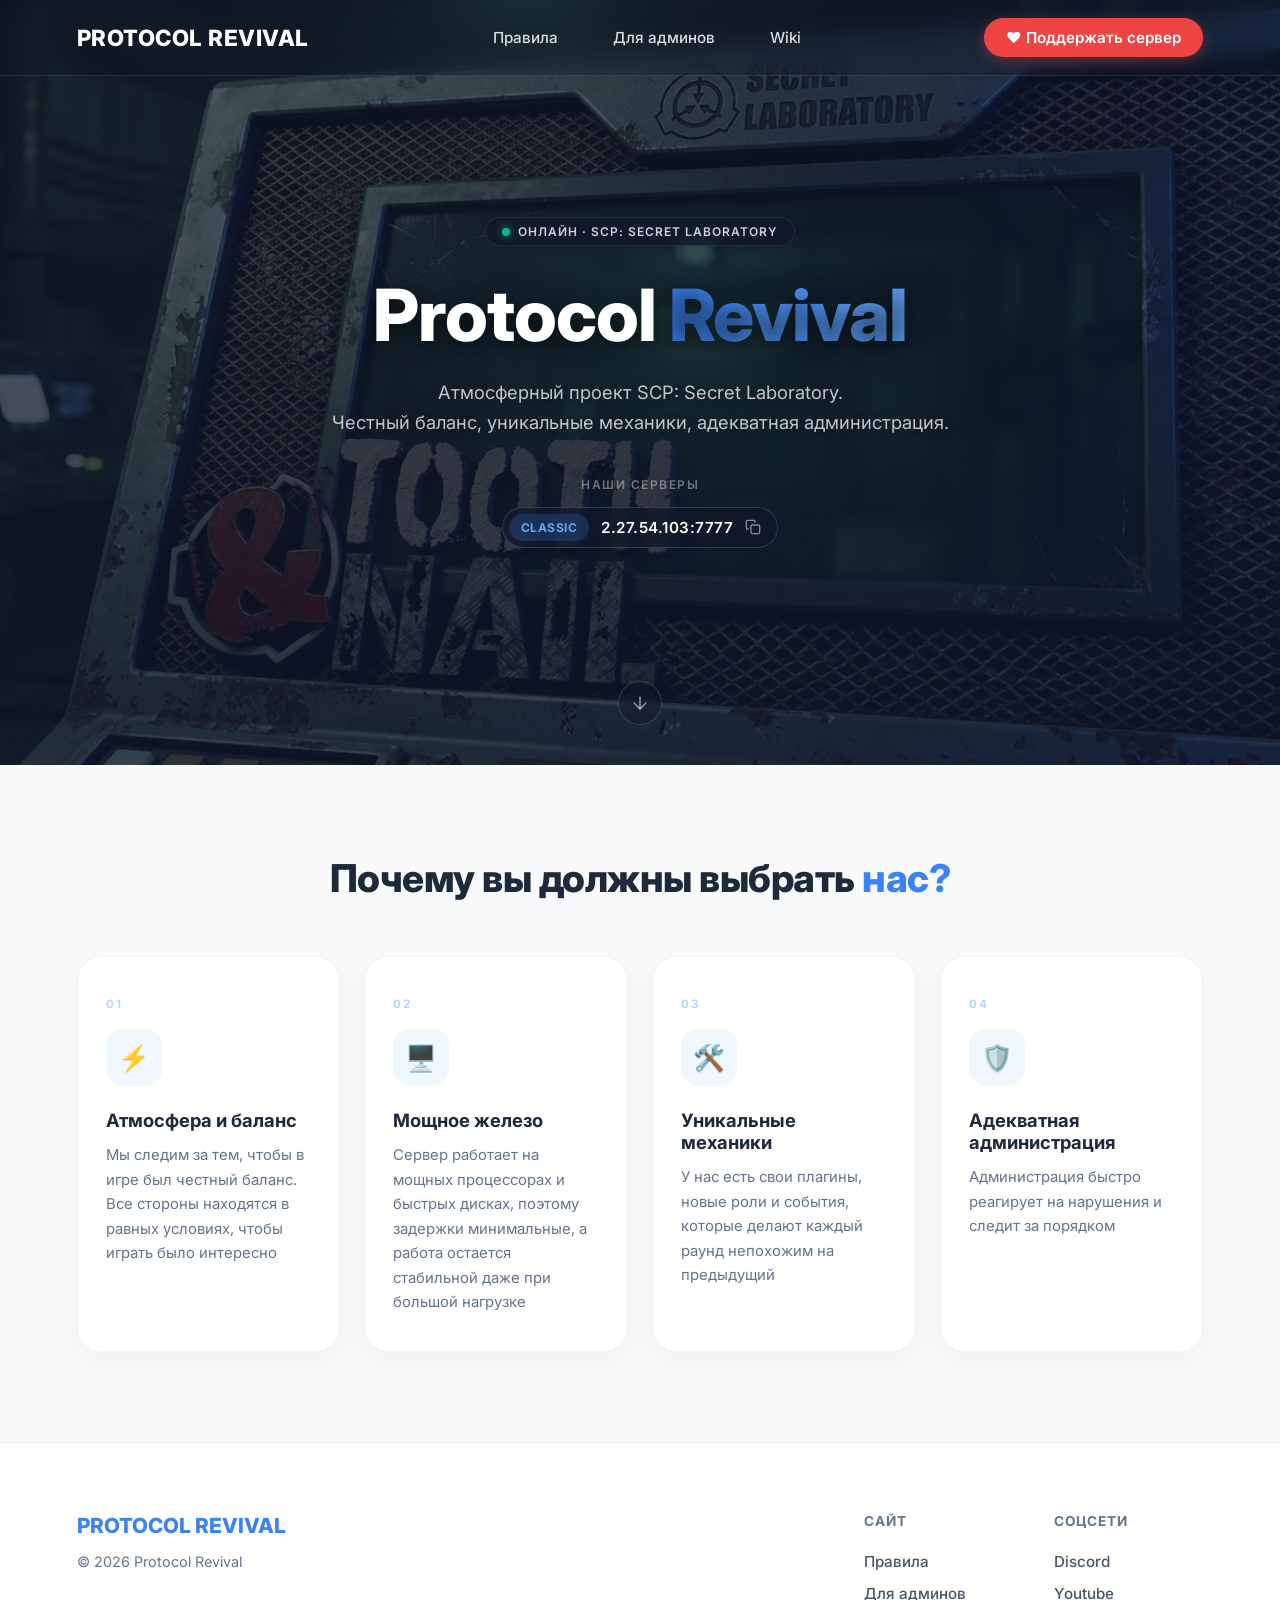
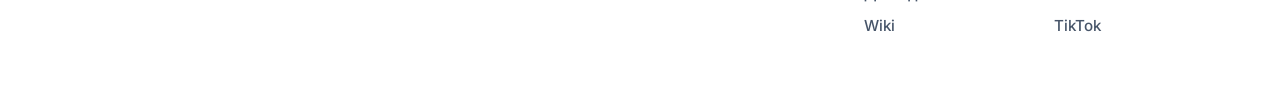
<file: index.html>
<!DOCTYPE html>
<html lang="ru">
<head>
    <meta charset="UTF-8">
    <meta name="viewport" content="width=device-width, initial-scale=1.0">
    <title>Protocol Revival | SCP: Secret Laboratory</title>
    <link href="https://fonts.googleapis.com/css2?family=Inter:wght@400;500;600;700;800&display=swap" rel="stylesheet">
    <link rel="stylesheet" href="style.css">
</head>
<body>

    <nav>
        <a href="index.html" class="logo">Protocol Revival</a>
        <div class="nav-links">
            <a href="rules.html">Правила</a>
            <a href="admin.html">Для админов</a>
            <a href="wiki.html">Wiki</a>
        </div>
        <a href="donate.html" class="btn-support">❤ Поддержать сервер</a>
    </nav>

    <header class="hero">
        <div class="hero-content">
            
            <div class="online-badge">
                <span class="dot"></span> ОНЛАЙН · SCP: SECRET LABORATORY
            </div>
            
            <h1>Protocol <span>Revival</span></h1>
            
            <p class="hero-subtitle">
                Атмосферный проект SCP: Secret Laboratory.<br>
                Честный баланс, уникальные механики, адекватная администрация.
            </p>
            
            <div class="servers-label">Наши серверы</div>
            
            <div class="ip-container">
                <button class="btn-ip-new" data-ip="2.27.54.103:7777" onclick="copyIp(this)">
                    <span class="server-type">CLASSIC</span>
                    <span class="server-ip">2.27.54.103:7777</span>
                    <svg class="copy-icon-svg" width="16" height="16" viewBox="0 0 24 24" fill="none" stroke="currentColor" stroke-width="2" stroke-linecap="round" stroke-linejoin="round">
                        <rect x="9" y="9" width="13" height="13" rx="2" ry="2"></rect>
                        <path d="M5 15H4a2 2 0 0 1-2-2V4a2 2 0 0 1 2-2h9a2 2 0 0 1 2 2v1"></path>
                    </svg>
                </button>
            </div>
        </div>

        <a href="#features" class="scroll-down">
            <svg width="20" height="20" viewBox="0 0 24 24" fill="none" stroke="currentColor" stroke-width="2" stroke-linecap="round" stroke-linejoin="round">
                <line x1="12" y1="5" x2="12" y2="19"></line>
                <polyline points="19 12 12 19 5 12"></polyline>
            </svg>
        </a>
    </header>
    <section class="features">
        <h2 class="features-title">Почему вы должны выбрать <span>нас?</span></h2>
        <div class="cards-grid">

            <div class="card">
                <div class="card-num">01</div>
                <div class="card-icon">⚡</div>
                <h3>Атмосфера и баланс</h3>
                <p>Мы следим за тем, чтобы в игре был честный баланс. Все стороны находятся в равных условиях, чтобы играть было интересно</p>
            </div>

            <div class="card">
                <div class="card-num">02</div>
                <div class="card-icon">🖥️</div>
                <h3>Мощное железо</h3>
                <p> Сервер работает на мощных процессорах и быстрых дисках, поэтому задержки минимальные, а работа остается стабильной даже при большой нагрузке</p>
            </div>

            <div class="card">
                <div class="card-num">03</div>
                <div class="card-icon">🛠️</div>
                <h3>Уникальные механики</h3>
                <p> У нас есть свои плагины, новые роли и события, которые делают каждый раунд непохожим на предыдущий</p>
            </div>

            <div class="card">
                <div class="card-num">04</div>
                <div class="card-icon">🛡️</div>
                <h3>Адекватная администрация</h3>
                <p>Администрация быстро реагирует на нарушения и следит за порядком</p>
            </div>

        </div>
    </section>

    <footer>
        <div class="footer-container">
            <div class="footer-info">
                <a href="index.html" class="footer-logo">Protocol Revival</a>
                <p class="copyright">© 2026 Protocol Revival</p>
            </div>
            <div class="footer-links-grid">
                <div class="footer-col">
                    <h4></h4>
                    <ul>
                        <li><a href="#"></a></li>
                    </ul>
                </div>
                <div class="footer-col">
                    <h4></h4>
                    <ul>
                        <li><a href="#"></a></li>
                    </ul>
                </div>
                <div class="footer-col">
                    <h4>Сайт</h4>
                    <ul>
                        <li><a href="rules.html">Правила</a></li>
                        <li><a href="admin.html">Для админов</a></li>
                        <li><a href="wiki.html">Wiki</a></li>
                    </ul>
                </div>
                <div class="footer-col">
                    <h4>Соцсети</h4>
                    <ul>
                        <li><a href="https://discord.com/invite/2nnCaWf9GY">Discord</a></li>
                        <li><a href="https://www.youtube.com/@DesolationSCP">Youtube</a></li>
                        <li><a href="https://www.tiktok.com/@desolationproject">TikTok</a></li>
                    </ul>
                </div>
            </div>
        </div>
    </footer>

    <script>
        function copyIp(button) {
            const ip = button.getAttribute('data-ip');
            // Ищем внутри кнопки именно блок с текстом IP
            const ipSpan = button.querySelector('.server-ip');
            const originalText = ipSpan.innerText;

            navigator.clipboard.writeText(ip).then(() => {
                // Меняем текст и добавляем класс для зеленой подсветки
                ipSpan.innerText = 'Скопировано!';
                button.classList.add('copied');
                
                // Возвращаем как было через 2 секунды
                setTimeout(() => {
                    ipSpan.innerText = originalText;
                    button.classList.remove('copied');
                }, 2000);
            }).catch(err => {
                console.error('Ошибка при копировании: ', err);
            });
        }
    </script>

</body>
</html>
</file>
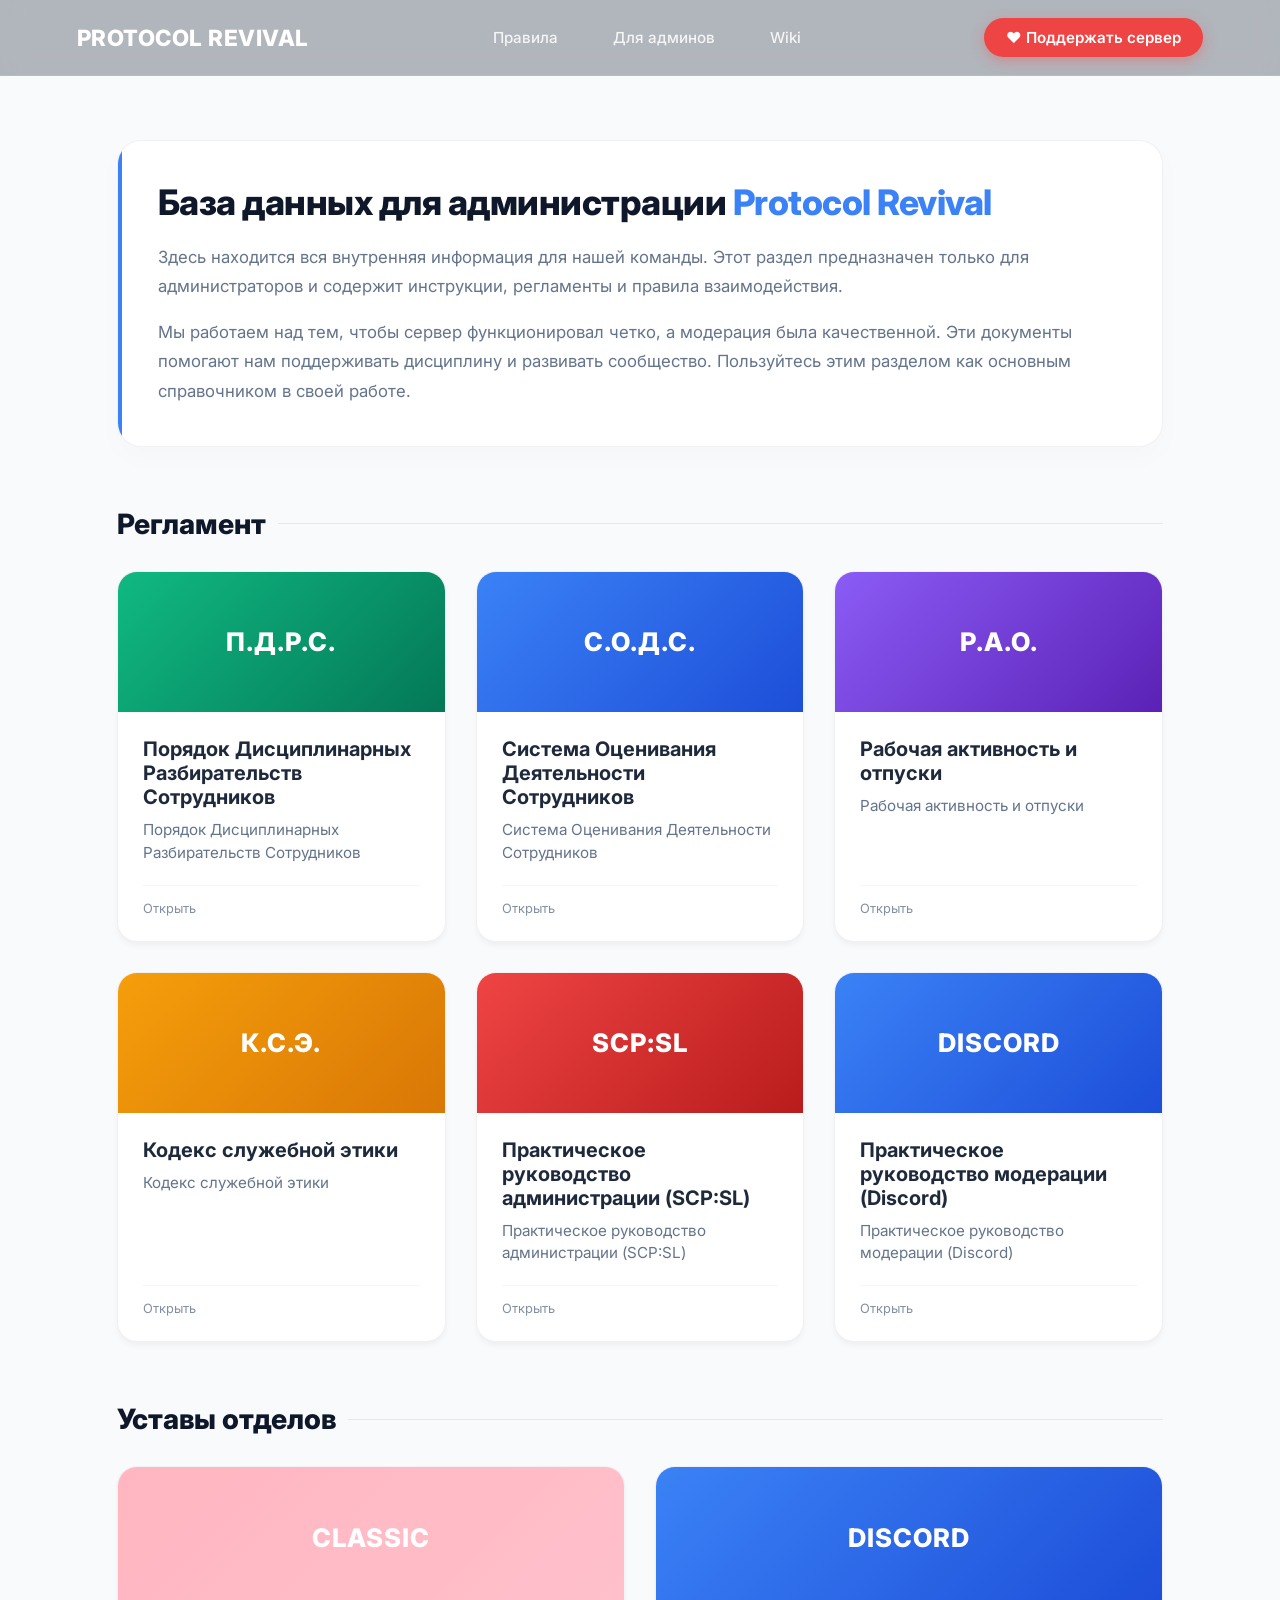
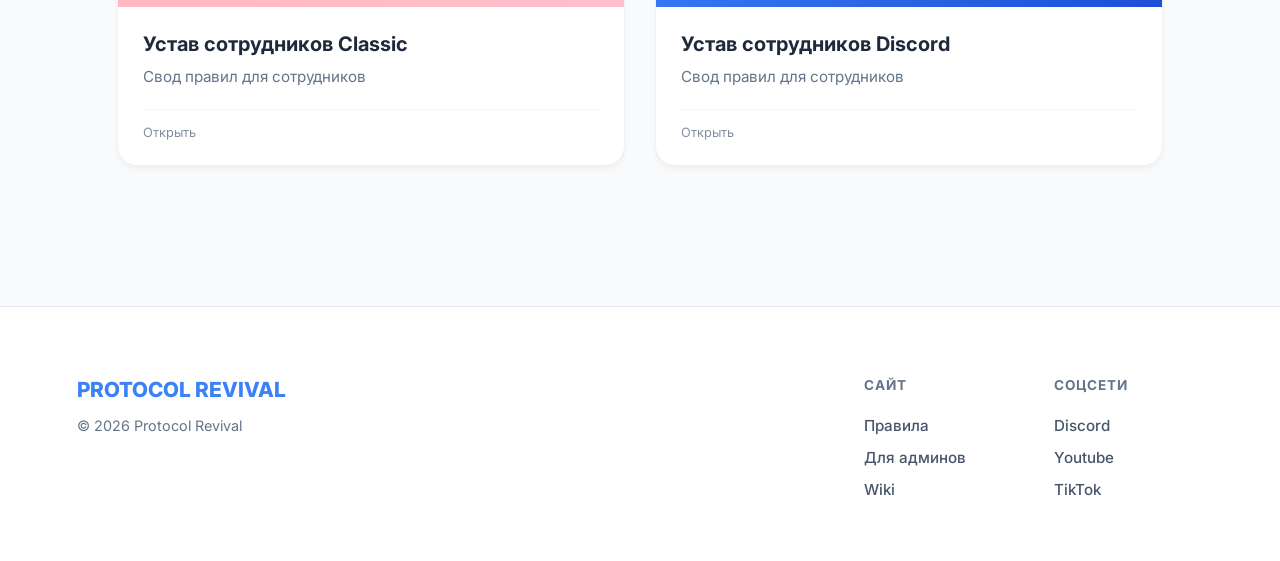
<file: admin.html>
<!DOCTYPE html>
<html lang="ru">
<head>
    <meta charset="UTF-8">
    <meta name="viewport" content="width=device-width, initial-scale=1.0">
    <title>Для админов | Protocol Revival</title>
    <link href="https://fonts.googleapis.com/css2?family=Inter:wght@400;500;600;700;800&display=swap" rel="stylesheet">
    <link rel="stylesheet" href="style.css">
    <style>
        /* Специфичные стили для Wiki-хаба */
        .wiki-hub-section {
            padding: 140px 6% 80px 6%;
            max-width: 1200px;
            margin: 0 auto;
            min-height: 75vh;
        }

        /* Блок об истории/крутости проекта в начале */
        .wiki-intro-card {
            background: #ffffff;
            border-radius: 24px;
            padding: 40px;
            margin-bottom: 60px;
            border: 1px solid rgba(15, 23, 42, 0.06);
            box-shadow: 0 10px 30px rgba(15, 23, 42, 0.02);
            position: relative;
            overflow: hidden;
        }

        .wiki-intro-card::before {
            content: '';
            position: absolute;
            top: 0;
            left: 0;
            width: 4px;
            height: 100%;
            background: var(--accent-blue);
        }

        .wiki-intro-card h1 {
            font-size: 2.2rem;
            font-weight: 800;
            color: var(--bg-dark);
            margin-bottom: 20px;
            letter-spacing: -0.5px;
        }

        .wiki-intro-card h1 span {
            color: var(--accent-blue);
        }

        .wiki-intro-card p {
            color: var(--text-muted);
            font-size: 1.05rem;
            line-height: 1.75;
            margin-bottom: 16px;
        }

        .wiki-intro-card p:last-child {
            margin-bottom: 0;
        }

        /* Заголовок перед карточками */
        .hub-title {
            font-size: 1.75rem;
            font-weight: 800;
            color: var(--bg-dark);
            margin-bottom: 30px;
            display: flex;
            align-items: center;
            gap: 12px;
        }

        .hub-title::after {
            content: '';
            flex-grow: 1;
            height: 1px;
            background: rgba(15, 23, 42, 0.08);
        }

        /* Сетка и карточки */
        .hub-grid {
            display: grid;
            grid-template-columns: repeat(auto-fit, minmax(320px, 1fr));
            gap: 30px;
            margin-bottom: 60px;
        }

        .hub-card {
            background: #ffffff;
            border-radius: 20px;
            border: 1px solid rgba(15, 23, 42, 0.06);
            box-shadow: 0 4px 6px -1px rgba(0, 0, 0, 0.05);
            overflow: hidden;
            text-decoration: none;
            color: inherit;
            display: flex;
            flex-direction: column;
            transition: all 0.3s cubic-bezier(0.16, 1, 0.3, 1);
        }

        .hub-card:hover {
            transform: translateY(-5px);
            box-shadow: 0 20px 25px -5px rgba(15, 23, 42, 0.1);
            border-color: rgba(59, 130, 246, 0.3);
        }

        .card-banner {
            height: 140px;
            display: flex;
            align-items: center;
            justify-content: center;
            color: #ffffff;
            font-size: 1.6rem;
            font-weight: 800;
            letter-spacing: 1px;
            text-transform: uppercase;
        }

        /* Градиенты для баннеров серверов */
        .banner-blue { background: linear-gradient(135deg, #3b82f6, #1d4ed8); }
        .banner-green { background: linear-gradient(135deg, #10b981, #047857); }
        .banner-purple { background: linear-gradient(135deg, #8b5cf6, #5b21b6); }
        .banner-yellow { background: linear-gradient(135deg, #f59e0b, #d97706); }
        .banner-red { background: linear-gradient(135deg, #ef4444, #b91c1c); }
        .banner-pink { background: linear-gradient(135deg, #FFB6C1, #FFC0CB); }
        

        .card-body {
            padding: 25px;
            display: flex;
            flex-direction: column;
            flex-grow: 1;
        }

        .card-body h3 {
            font-size: 1.25rem;
            font-weight: 700;
            color: var(--text-main);
            margin-bottom: 10px;
        }

        .card-body p {
            color: var(--text-muted);
            font-size: 0.95rem;
            line-height: 1.5;
            margin-bottom: 20px;
            flex-grow: 1;
        }

        .card-footer {
            font-size: 0.8rem;
            color: var(--text-muted);
            border-top: 1px solid rgba(15, 23, 42, 0.05);
            padding-top: 15px;
            display: flex;
            justify-content: space-between;
            opacity: 0.8;
        }

        @media (max-width: 768px) {
            .wiki-hub-section { padding: 110px 4% 60px 4%; }
            .wiki-intro-card { padding: 25px; }
            .wiki-intro-card h1 { font-size: 1.8rem; }
        }
    </style>
</head>
<body>

    <nav>
        <a href="index.html" class="logo">Protocol Revival</a>
        <div class="nav-links">
            <a href="rules.html">Правила</a>
            <a href="admin.html">Для админов</a>
            <a href="wiki.html">Wiki</a>
        </div>
        <a href="donate.html" class="btn-support">❤ Поддержать сервер</a>
    </nav>

    <section class="wiki-hub-section">
        
        <div class="wiki-intro-card">
            <h1>База данных для администрации <span>Protocol Revival</span></h1>
            <p>
                Здесь находится вся внутренняя информация для нашей команды. Этот раздел предназначен только для администраторов и содержит инструкции, регламенты и правила взаимодействия.
            <p>
                Мы работаем над тем, чтобы сервер функционировал четко, а модерация была качественной. Эти документы помогают нам поддерживать дисциплину и развивать сообщество. Пользуйтесь этим разделом как основным справочником в своей работе.
            </p>
        </div>

        <h2 class="hub-title">Регламент</h2>

        <div class="hub-grid">
            
            <a href="/reg/pdrs.html" class="hub-card">
                <div class="card-banner banner-green">П.Д.Р.С.</div>
                <div class="card-body">
                    <h3>Порядок Дисциплинарных Разбирательств Сотрудников</h3>
                    <p>Порядок Дисциплинарных Разбирательств Сотрудников</p>
                    <div class="card-footer">
                        <span>Открыть</span>
                        <span></span>
                    </div>
                </div>
            </a>

            <a href="#" class="hub-card">
                <div class="card-banner banner-blue">С.О.Д.С.</div>
                <div class="card-body">
                    <h3>Система Оценивания Деятельности Сотрудников</h3>
                    <p>Система Оценивания Деятельности Сотрудников</p>
                    <div class="card-footer">
                        <span>Открыть</span>
                        <span></span>
                    </div>
                </div>
            </a>

            <a href="#" class="hub-card">
                <div class="card-banner banner-purple">Р.А.О.</div>
                <div class="card-body">
                    <h3>Рабочая активность и отпуски</h3>
                    <p>Рабочая активность и отпуски</p>
                    <div class="card-footer">
                        <span>Открыть</span>
                        <span></span>
                    </div>
                </div>
            </a>

            <a href="#" class="hub-card">
                <div class="card-banner banner-yellow">К.С.Э.</div>
                <div class="card-body">
                    <h3>Кодекс служебной этики</h3>
                    <p>Кодекс служебной этики</p>
                    <div class="card-footer">
                        <span>Открыть</span>
                        <span></span>
                    </div>
                </div>
            </a>

            <a href="#" class="hub-card">
                <div class="card-banner banner-red">SCP:SL</div>
                <div class="card-body">
                    <h3>Практическое руководство администрации (SCP:SL)</h3>
                    <p>Практическое руководство администрации (SCP:SL)</p>
                    <div class="card-footer">
                        <span>Открыть</span>
                        <span></span>
                    </div>
                </div>
            </a>

            <a href="#" class="hub-card">
                <div class="card-banner banner-blue">Discord</div>
                <div class="card-body">
                    <h3>Практическое руководство модерации (Discord)</h3>
                    <p>Практическое руководство модерации (Discord)</p>
                    <div class="card-footer">
                        <span>Открыть</span>
                        <span></span>
                    </div>
                </div>
            </a>
        </div>

        <h2 class="hub-title">Уставы отделов</h2>

        <div class="hub-grid">
            
            <a href="#" class="hub-card">
                <div class="card-banner banner-pink">Classic</div>
                <div class="card-body">
                    <h3>Устав сотрудников Classic</h3>
                    <p>Свод правил для сотрудников</p>
                    <div class="card-footer">
                        <span>Открыть</span>
                        <span></span>
                    </div>
                </div>
            </a>

            <a href="#" class="hub-card">
                <div class="card-banner banner-blue">Discord</div>
                <div class="card-body">
                    <h3>Устав сотрудников Discord</h3>
                    <p>Свод правил для сотрудников</p>
                    <div class="card-footer">
                        <span>Открыть</span>
                        <span></span>
                    </div>
                </div>
            </a>
        </div>
    </section>

    <footer>
        <div class="footer-container">
            <div class="footer-info">
                <a href="index.html" class="footer-logo">Protocol Revival</a>
                <p class="copyright">© 2026 Protocol Revival</p>
            </div>
            <div class="footer-links-grid">
                <div class="footer-col">
                    <h4></h4>
                    <ul>
                        <li><a href="#"></a></li>
                    </ul>
                </div>
                <div class="footer-col">
                    <h4></h4>
                    <ul>
                        <li><a href="#"></a></li>
                    </ul>
                </div>
                <div class="footer-col">
                    <h4>Сайт</h4>
                    <ul>
                        <li><a href="rules.html">Правила</a></li>
                        <li><a href="admin.html">Для админов</a></li>
                        <li><a href="wiki.html">Wiki</a></li>
                    </ul>
                </div>
                <div class="footer-col">
                    <h4>Соцсети</h4>
                    <ul>
                        <li><a href="https://discord.com/invite/2nnCaWf9GY">Discord</a></li>
                        <li><a href="https://www.youtube.com/@DesolationSCP">Youtube</a></li>
                        <li><a href="https://www.tiktok.com/@desolationproject">TikTok</a></li>
                    </ul>
                </div>
            </div>
        </div>
    </footer> 


</body>
</html>
</file>
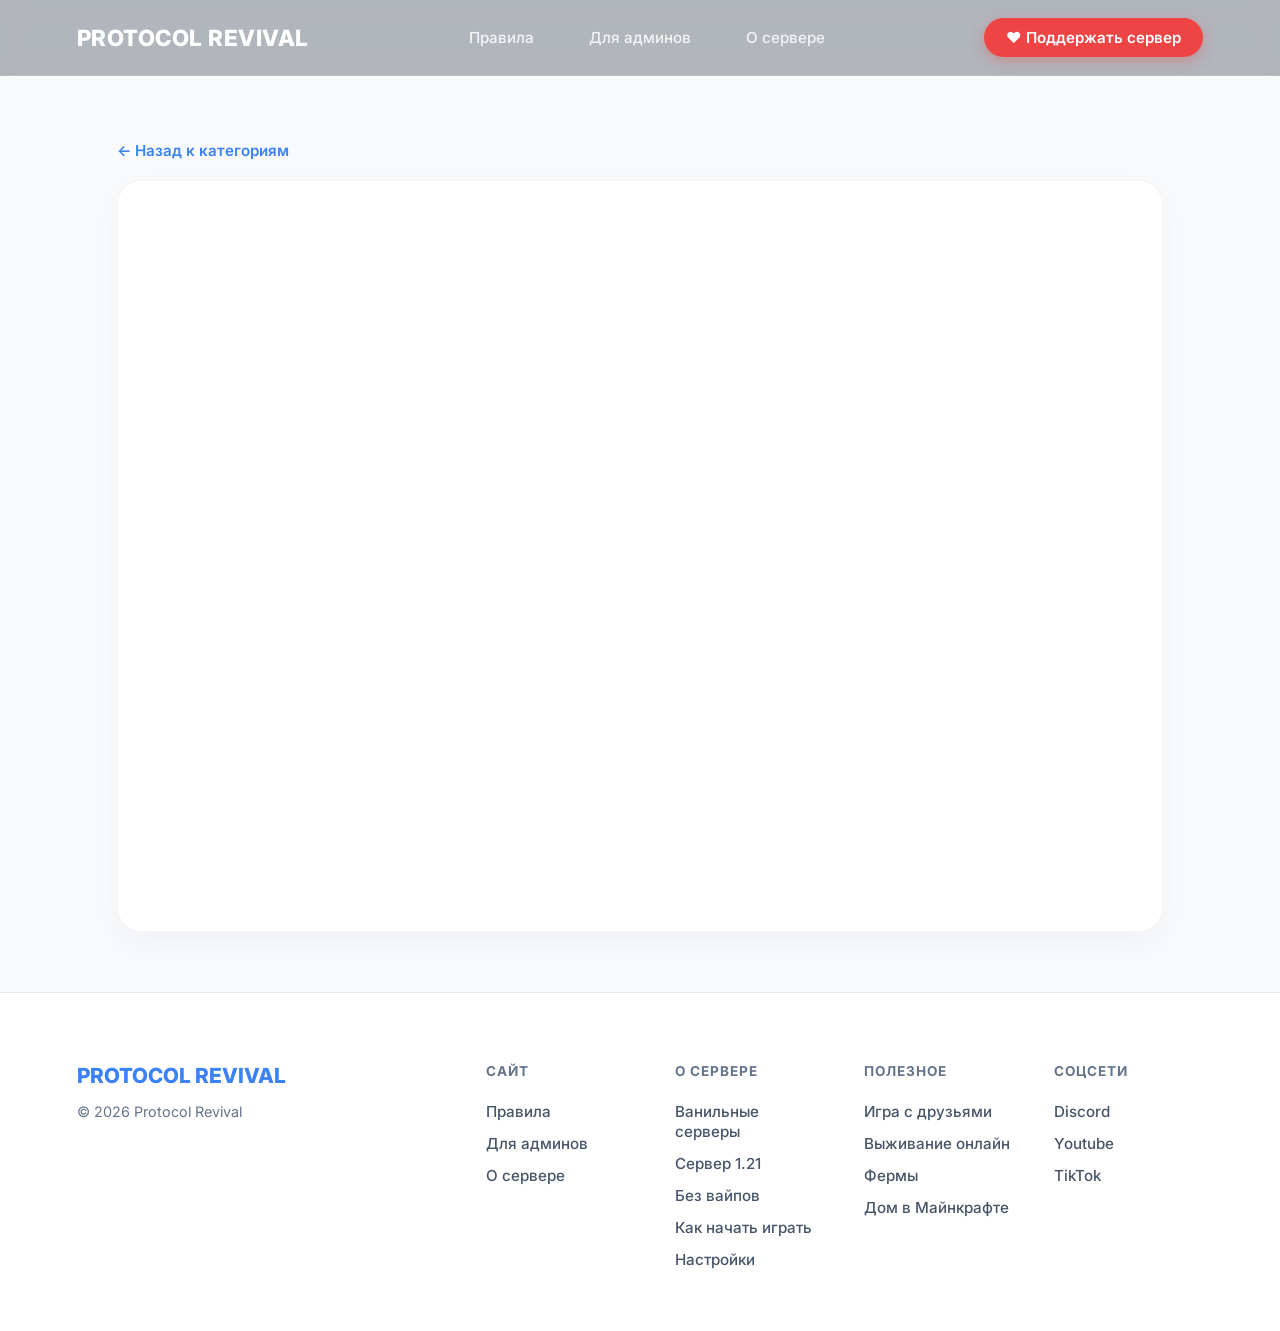
<file: classic-rules.html>
<!DOCTYPE html>
<html lang="ru">
<head>
    <meta charset="UTF-8">
    <meta name="viewport" content="width=device-width, initial-scale=1.0">
    <title>Правила сервера Classic | Protocol Revival</title>
    <link href="https://fonts.googleapis.com/css2?family=Inter:wght@400;500;600;700&display=swap" rel="stylesheet">
    <link rel="stylesheet" href="style.css">
    <style>
        .rules-view-section {
            padding: 140px 6% 60px 6%;
            max-width: 1200px;
            margin: 0 auto;
        }
        
        .back-link {
            display: inline-flex;
            align-items: center;
            gap: 8px;
            color: #3b82f6;
            text-decoration: none;
            font-weight: 600;
            margin-bottom: 20px;
            font-size: 0.95rem;
        }
        
        .back-link:hover {
            text-decoration: underline;
        }
        
        .rules-card {
            background: #ffffff;
            border-radius: 24px;
            box-shadow: 0 10px 30px rgba(15, 23, 42, 0.04);
            border: 1px solid rgba(15, 23, 42, 0.05);
            padding: 15px;
        }
        
        .iframe-container {
            position: relative;
            width: 100%;
            height: 80vh;
        }
        
        .iframe-container iframe {
            position: absolute;
            top: 0;
            left: 0;
            width: 100%;
            height: 100%;
            border: none;
            border-radius: 12px;
        }
    </style>
</head>
<body>

    <!-- ТВОЯ ШАПКА -->
    <nav>
        <a href="index.html" class="logo">Protocol Revival</a>
        <div class="nav-links">
            <a href="rules.html">Правила</a>
            <a href="#">Для админов</a>
            <a href="#">О сервере</a>
        </div>
        <a href="#" class="btn-support">❤ Поддержать сервер</a>
    </nav>

    <!-- ОКНО ЧТЕНИЯ -->
    <section class="rules-view-section">
        <a href="rules.html" class="back-link">← Назад к категориям</a>
        
        <div class="rules-card">
            <div class="iframe-container">
                <!-- ВСТАВЬ СЮДА ССЫЛКУ ИЗ GOOGLE DOCS -->
                <iframe src="https://docs.google.com/document/d/e/2PACX-1vSDxEomRXRaEJ_VpHdr-u4Oyhg13lcgJWkl51srqq7jcB0A8Yv18b3LZepca4VkZWG0ExUb6vav6Yy_/pub"></iframe>
            </div>
        </div>
    </section>

    <!-- ТВОЙ ПОДВАЛ -->
    <footer>
        <div class="footer-container">
            <div class="footer-info">
                <a href="index.html" class="footer-logo">Protocol Revival</a>
                <p class="copyright">© 2026 Protocol Revival</p>
            </div>
            <div class="footer-links-grid">
                <div class="footer-col">
                    <h4>Сайт</h4>
                    <ul>
                        <li><a href="rules.html">Правила</a></li>
                        <li><a href="#">Для админов</a></li>
                        <li><a href="#">О сервере</a></li>
                    </ul>
                </div>
                <div class="footer-col">
                    <h4>О сервере</h4>
                    <ul>
                        <li><a href="#">Ванильные серверы</a></li>
                        <li><a href="#">Сервер 1.21</a></li>
                        <li><a href="#">Без вайпов</a></li>
                        <li><a href="#">Как начать играть</a></li>
                        <li><a href="#">Настройки</a></li>
                    </ul>
                </div>
                <div class="footer-col">
                    <h4>Полезное</h4>
                    <ul>
                        <li><a href="#">Игра с друзьями</a></li>
                        <li><a href="#">Выживание онлайн</a></li>
                        <li><a href="#">Фермы</a></li>
                        <li><a href="#">Дом в Майнкрафте</a></li>
                    </ul>
                </div>
                <div class="footer-col">
                    <h4>Соцсети</h4>
                    <ul>
                        <li><a href="https://discord.com/invite/2nnCaWf9GY">Discord</a></li>
                        <li><a href="https://www.youtube.com/@DesolationSCP">Youtube</a></li>
                        <li><a href="https://www.tiktok.com/@desolationproject">TikTok</a></li>
                    </ul>
                </div>
            </div>
        </div>
    </footer>

</body>
</html>
</file>
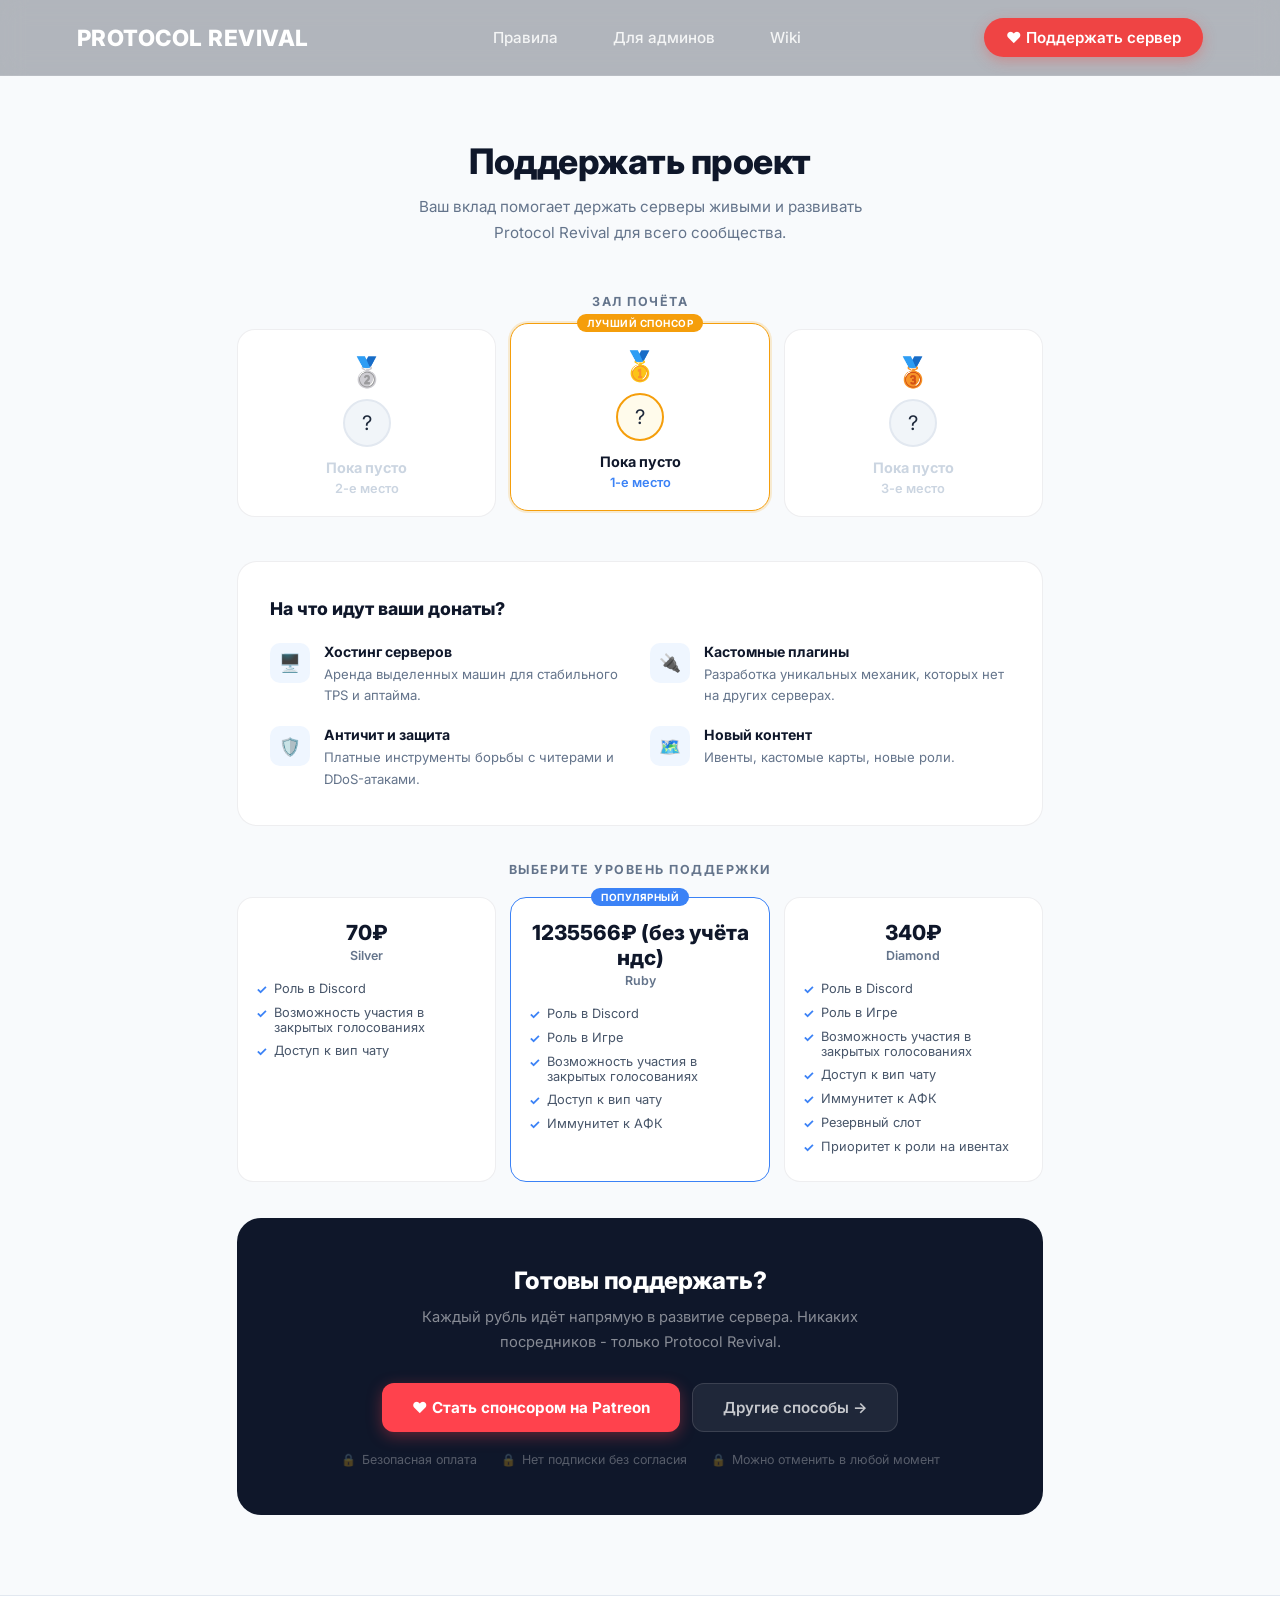
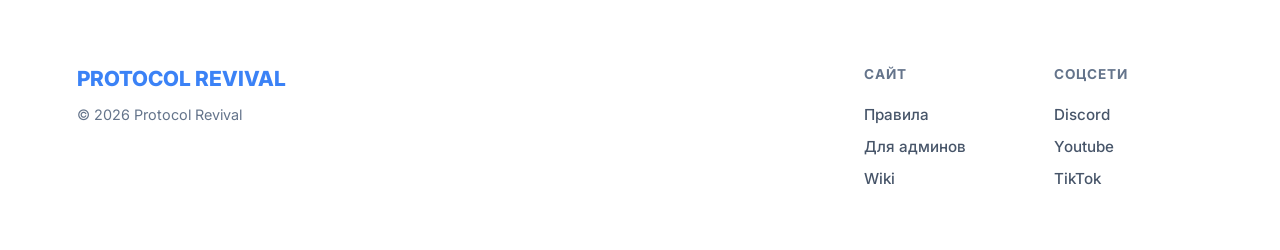
<file: donate.html>
<!DOCTYPE html>
<html lang="ru">
<head>
    <meta charset="UTF-8">
    <meta name="viewport" content="width=device-width, initial-scale=1.0">
    <title>Поддержка проекта | Protocol Revival</title>
    <link href="https://fonts.googleapis.com/css2?family=Inter:wght@400;500;600;700;800&display=swap" rel="stylesheet">
    <link rel="stylesheet" href="style.css">
    <style>

        /* ─── СТРАНИЦА ДОНАТА ─────────────────────────────────────── */
        .donate-page {
            padding: 140px 6% 80px 6%;
            max-width: 960px;
            margin: 0 auto;
        }

        /* Шапка страницы */
        .donate-header {
            text-align: center;
            margin-bottom: 48px;
        }
        .donate-header h1 {
            font-size: 2.2rem;
            font-weight: 800;
            color: var(--bg-dark);
            letter-spacing: -0.5px;
            margin-bottom: 12px;
        }
        .donate-header p {
            color: var(--text-muted);
            font-size: 0.95rem;
            line-height: 1.7;
            max-width: 480px;
            margin: 0 auto;
        }

        /* ─── ПРОГРЕСС-БАР ────────────────────────────────────────── */
        .progress-card {
            background: #ffffff;
            border-radius: 20px;
            border: 1px solid rgba(15, 23, 42, 0.07);
            padding: 28px 32px;
            margin-bottom: 36px;
        }
        .progress-top {
            display: flex;
            justify-content: space-between;
            align-items: baseline;
            margin-bottom: 14px;
        }
        .progress-label {
            font-size: 0.8rem;
            font-weight: 700;
            letter-spacing: 1.5px;
            text-transform: uppercase;
            color: var(--text-muted);
        }
        .progress-nums {
            font-size: 0.88rem;
            color: var(--text-muted);
        }
        .progress-nums strong {
            color: var(--bg-dark);
            font-weight: 700;
        }
        .progress-track {
            background: #f1f5f9;
            border-radius: 999px;
            height: 10px;
            overflow: hidden;
            margin-bottom: 10px;
        }
        .progress-fill {
            height: 100%;
            border-radius: 999px;
            background: linear-gradient(90deg, var(--accent-blue), #60a5fa);
            width: 34%; /* ← меняй под реальные данные */
            transition: width 1s ease;
        }
        .progress-sub {
            font-size: 0.82rem;
            color: var(--text-muted);
        }

        /* ─── ЗАЛ ПОЧЁТА ──────────────────────────────────────────── */
        .section-label {
            font-size: 0.78rem;
            font-weight: 700;
            letter-spacing: 1.5px;
            text-transform: uppercase;
            color: var(--text-muted);
            text-align: center;
            margin-bottom: 20px;
        }

        .podium {
            display: grid;
            grid-template-columns: 1fr 1fr 1fr;
            gap: 14px;
            margin-bottom: 44px;
        }

        .p-card {
            background: #ffffff;
            border-radius: 18px;
            padding: 24px 16px 20px;
            text-align: center;
            border: 1px solid rgba(15, 23, 42, 0.07);
            position: relative;
            transition: transform 0.2s;
        }
        .p-card:hover { transform: translateY(-4px); }

        .p-card.first {
            border-color: #f59e0b;
            box-shadow: 0 0 0 2px rgba(245, 158, 11, 0.18);
            transform: translateY(-6px);
        }
        .p-card.first:hover { transform: translateY(-10px); }

        .p-card.empty .p-name,
        .p-card.empty .p-position { color: #cbd5e1; }

        .p-best-badge {
            position: absolute;
            top: -10px;
            left: 50%;
            transform: translateX(-50%);
            background: #f59e0b;
            color: #fff;
            font-size: 0.62rem;
            font-weight: 700;
            padding: 3px 10px;
            border-radius: 99px;
            letter-spacing: 0.5px;
            text-transform: uppercase;
            white-space: nowrap;
        }

        .rank-emoji { font-size: 1.8rem; margin-bottom: 10px; display: block; }

        .p-avatar {
            width: 48px;
            height: 48px;
            border-radius: 50%;
            background: #f1f5f9;
            display: flex;
            align-items: center;
            justify-content: center;
            font-size: 1.25rem;
            margin: 0 auto 12px;
            border: 2px solid #e2e8f0;
        }
        .p-card.first .p-avatar {
            border-color: #f59e0b;
            background: #fffbeb;
        }

        .p-name {
            font-weight: 700;
            font-size: 0.9rem;
            color: var(--bg-dark);
            margin-bottom: 5px;
        }
        .p-position {
            font-size: 0.8rem;
            color: var(--accent-blue);
            font-weight: 600;
        }

        /* ─── НА ЧТО ИДУТ ДОНАТЫ ─────────────────────────────────── */
        .why-card {
            background: #ffffff;
            border-radius: 20px;
            border: 1px solid rgba(15, 23, 42, 0.07);
            padding: 36px 32px;
            margin-bottom: 36px;
        }
        .why-card h2 {
            font-size: 1.1rem;
            font-weight: 800;
            color: var(--bg-dark);
            margin-bottom: 24px;
        }
        .why-grid {
            display: grid;
            grid-template-columns: 1fr 1fr;
            gap: 20px;
        }
        .why-item {
            display: flex;
            gap: 14px;
            align-items: flex-start;
        }
        .why-icon {
            width: 40px;
            height: 40px;
            border-radius: 10px;
            background: #eff6ff;
            color: var(--accent-blue);
            display: flex;
            align-items: center;
            justify-content: center;
            font-size: 1.1rem;
            flex-shrink: 0;
        }
        .why-text strong {
            display: block;
            font-size: 0.88rem;
            font-weight: 700;
            color: var(--bg-dark);
            margin-bottom: 3px;
        }
        .why-text span {
            font-size: 0.82rem;
            color: var(--text-muted);
            line-height: 1.5;
        }

        /* ─── УРОВНИ ПОДДЕРЖКИ ────────────────────────────────────── */
        .tiers { margin-bottom: 36px; }
        .tiers-grid {
            display: grid;
            grid-template-columns: repeat(3, 1fr);
            gap: 14px;
        }

        .tier-card {
            background: #ffffff;
            border-radius: 16px;
            border: 1px solid rgba(15, 23, 42, 0.07);
            padding: 22px 18px;
            text-align: center;
            cursor: pointer;
            transition: all 0.2s;
            position: relative;
        }
        .tier-card:hover {
            border-color: var(--accent-blue);
            box-shadow: 0 0 0 2px rgba(59, 130, 246, 0.12);
            transform: translateY(-3px);
        }
        .tier-card.popular {
            border-color: var(--accent-blue);
        }
        .tier-popular-badge {
            position: absolute;
            top: -10px;
            left: 50%;
            transform: translateX(-50%);
            background: var(--accent-blue);
            color: #fff;
            font-size: 0.62rem;
            font-weight: 700;
            padding: 3px 10px;
            border-radius: 99px;
            letter-spacing: 0.5px;
            text-transform: uppercase;
            white-space: nowrap;
        }
        .tier-amount {
            font-size: 1.3rem;
            font-weight: 800;
            color: var(--bg-dark);
            margin-bottom: 3px;
        }
        .tier-name {
            font-size: 0.78rem;
            color: var(--text-muted);
            font-weight: 600;
            margin-bottom: 14px;
        }
        .tier-perks {
            list-style: none;
            text-align: left;
        }
        .tier-perks li {
            font-size: 0.8rem;
            color: #475569;
            padding: 4px 0;
            display: flex;
            gap: 7px;
            align-items: flex-start;
        }
        .tier-perks li::before {
            content: '✓';
            color: var(--accent-blue);
            font-weight: 700;
            flex-shrink: 0;
            margin-top: 1px;
        }

        /* ─── CTA БЛОК ────────────────────────────────────────────── */
        .cta-block {
            background: var(--bg-dark);
            border-radius: 24px;
            padding: 48px 40px;
            text-align: center;
        }
        .cta-block h2 {
            color: #ffffff;
            font-size: 1.5rem;
            font-weight: 800;
            margin-bottom: 10px;
            letter-spacing: -0.3px;
        }
        .cta-block p {
            color: rgba(255, 255, 255, 0.5);
            font-size: 0.92rem;
            line-height: 1.7;
            margin-bottom: 28px;
            max-width: 460px;
            margin-left: auto;
            margin-right: auto;
        }
        .cta-btns {
            display: flex;
            gap: 12px;
            justify-content: center;
            flex-wrap: wrap;
            margin-bottom: 20px;
        }
        .btn-patreon {
            display: inline-flex;
            align-items: center;
            gap: 8px;
            background: #ff424d;
            color: #ffffff;
            padding: 14px 30px;
            border-radius: 12px;
            font-weight: 700;
            text-decoration: none;
            font-size: 0.95rem;
            transition: all 0.3s ease;
            box-shadow: 0 4px 15px rgba(255, 66, 77, 0.35);
        }
        .btn-patreon:hover {
            transform: translateY(-3px);
            box-shadow: 0 8px 20px rgba(255, 66, 77, 0.45);
            background: #e03a43;
        }
        .btn-alt {
            display: inline-flex;
            align-items: center;
            gap: 8px;
            background: rgba(255, 255, 255, 0.07);
            color: rgba(255, 255, 255, 0.75);
            padding: 14px 30px;
            border-radius: 12px;
            font-weight: 600;
            text-decoration: none;
            font-size: 0.95rem;
            border: 1px solid rgba(255, 255, 255, 0.12);
            transition: all 0.3s ease;
        }
        .btn-alt:hover {
            background: rgba(255, 255, 255, 0.12);
            color: #ffffff;
            transform: translateY(-2px);
        }
        .trust-row {
            display: flex;
            gap: 24px;
            justify-content: center;
            flex-wrap: wrap;
        }
        .trust-item {
            display: flex;
            align-items: center;
            gap: 6px;
            font-size: 0.78rem;
            color: rgba(255, 255, 255, 0.3);
        }
        .trust-item::before { content: '🔒'; font-size: 0.75rem; }

        /* ─── АДАПТИВ ─────────────────────────────────────────────── */
        @media (max-width: 768px) {
            .donate-page { padding: 110px 4% 60px 4%; }
            .podium { grid-template-columns: 1fr; gap: 12px; }
            .p-card.first { transform: none; }
            .why-grid { grid-template-columns: 1fr; }
            .tiers-grid { grid-template-columns: 1fr; }
            .cta-block { padding: 36px 24px; }
            .trust-row { gap: 12px; }
            .progress-card { padding: 22px 20px; }
        }
    </style>
</head>
<body>

    <nav>
        <a href="index.html" class="logo">Protocol Revival</a>
        <div class="nav-links">
            <a href="rules.html">Правила</a>
            <a href="admin.html">Для админов</a>
            <a href="wiki.html">Wiki</a>
        </div>
        <a href="donate.html" class="btn-support">❤ Поддержать сервер</a>
    </nav>

    <section class="donate-page">

        <!-- Шапка -->
        <div class="donate-header">
            <h1>Поддержать проект</h1>
            <p>Ваш вклад помогает держать серверы живыми и развивать Protocol Revival для всего сообщества.</p>
        </div>

        <!-- Прогресс-бар -->
        

        <!-- Зал почёта -->
        <p class="section-label">Зал почёта</p>
        <div class="podium">
            <div class="p-card empty">
                <span class="rank-emoji">🥈</span>
                <div class="p-avatar">?</div>
                <div class="p-name">Пока пусто</div>
                <div class="p-position">2-е место</div>
            </div>
            <div class="p-card first">
                <div class="p-best-badge">Лучший спонсор</div>
                <span class="rank-emoji">🥇</span>
                <div class="p-avatar">?</div>
                <div class="p-name">Пока пусто</div>
                <div class="p-position">1-е место</div>
            </div>
            <div class="p-card empty">
                <span class="rank-emoji">🥉</span>
                <div class="p-avatar">?</div>
                <div class="p-name">Пока пусто</div>
                <div class="p-position">3-е место</div>
            </div>
        </div>

        <!-- На что идут донаты -->
        <div class="why-card">
            <h2>На что идут ваши донаты?</h2>
            <div class="why-grid">
                <div class="why-item">
                    <div class="why-icon">🖥️</div>
                    <div class="why-text">
                        <strong>Хостинг серверов</strong>
                        <span>Аренда выделенных машин для стабильного TPS и аптайма.</span>
                    </div>
                </div>
                <div class="why-item">
                    <div class="why-icon">🔌</div>
                    <div class="why-text">
                        <strong>Кастомные плагины</strong>
                        <span>Разработка уникальных механик, которых нет на других серверах.</span>
                    </div>
                </div>
                <div class="why-item">
                    <div class="why-icon">🛡️</div>
                    <div class="why-text">
                        <strong>Античит и защита</strong>
                        <span>Платные инструменты борьбы с читерами и DDoS-атаками.</span>
                    </div>
                </div>
                <div class="why-item">
                    <div class="why-icon">🗺️</div>
                    <div class="why-text">
                        <strong>Новый контент</strong>
                        <span>Ивенты, кастомые карты, новые роли.</span>
                    </div>
                </div>
            </div>
        </div>

        <!-- Уровни поддержки -->
        <div class="tiers">
            <p class="section-label">Выберите уровень поддержки</p>
            <div class="tiers-grid">
                <div class="tier-card">
                    <div class="tier-amount">70₽</div>
                    <div class="tier-name">Silver</div>
                    <ul class="tier-perks">
                        <li>Роль в Discord</li>
                        <li>Возможность участия в закрытых голосованиях </li>
                         <li>Доступ к вип чату </li>
                    </ul>
                </div>
                <div class="tier-card popular">
                    <div class="tier-popular-badge">Популярный</div>
                    <div class="tier-amount">1235566₽ (без учёта ндс)</div>
                    <div class="tier-name">Ruby</div>
                    <ul class="tier-perks">
                        <li>Роль в Discord</li>
                        <li>Роль в Игре</li>
                        <li>Возможность участия в закрытых голосованиях </li>
                        <li>Доступ к вип чату </li>
                        <li>Иммунитет к АФК</li>
                        
                    </ul>
                </div>
                <div class="tier-card">
                    <div class="tier-amount">340₽</div>
                    <div class="tier-name">Diamond</div>
                    <ul class="tier-perks">
                        <li>Роль в Discord</li>
                        <li>Роль в Игре</li>
                        <li>Возможность участия в закрытых голосованиях </li>
                        <li>Доступ к вип чату </li>
                        <li>Иммунитет к АФК</li>
                        <li>Резервный слот</li>
                        <li>Приоритет к роли на ивентах</li>
                    </ul>
                </div>
            </div>
        </div>

        <!-- CTA -->
        <div class="cta-block">
            <h2>Готовы поддержать?</h2>
            <p>Каждый рубль идёт напрямую в развитие сервера. Никаких посредников - только Protocol Revival.</p>
            <div class="cta-btns">
                <a href="https://patreon.com/yourlink" class="btn-patreon" target="_blank">
                    ❤ Стать спонсором на Patreon
                </a>
                <a href="#" class="btn-alt">
                    Другие способы →
                </a>
            </div>
            <div class="trust-row">
                <span class="trust-item">Безопасная оплата</span>
                <span class="trust-item">Нет подписки без согласия</span>
                <span class="trust-item">Можно отменить в любой момент</span>
            </div>
        </div>

    </section>

    <footer>
        <div class="footer-container">
            <div class="footer-info">
                <a href="index.html" class="footer-logo">Protocol Revival</a>
                <p class="copyright">© 2026 Protocol Revival</p>
            </div>
            <div class="footer-links-grid">
                <div class="footer-col">
                    <h4></h4>
                    <ul>
                        <li><a href="#"></a></li>
                    </ul>
                </div>
                <div class="footer-col">
                    <h4></h4>
                    <ul>
                        <li><a href="#"></a></li>
                    </ul>
                </div>
                <div class="footer-col">
                    <h4>Сайт</h4>
                    <ul>
                        <li><a href="rules.html">Правила</a></li>
                        <li><a href="admin.html">Для админов</a></li>
                        <li><a href="wiki.html">Wiki</a></li>
                    </ul>
                </div>
                <div class="footer-col">
                    <h4>Соцсети</h4>
                    <ul>
                        <li><a href="https://discord.com/invite/2nnCaWf9GY">Discord</a></li>
                        <li><a href="https://www.youtube.com/@DesolationSCP">Youtube</a></li>
                        <li><a href="https://www.tiktok.com/@desolationproject">TikTok</a></li>
                    </ul>
                </div>
            </div>
        </div>
    </footer> 


</body>
</html>
</file>
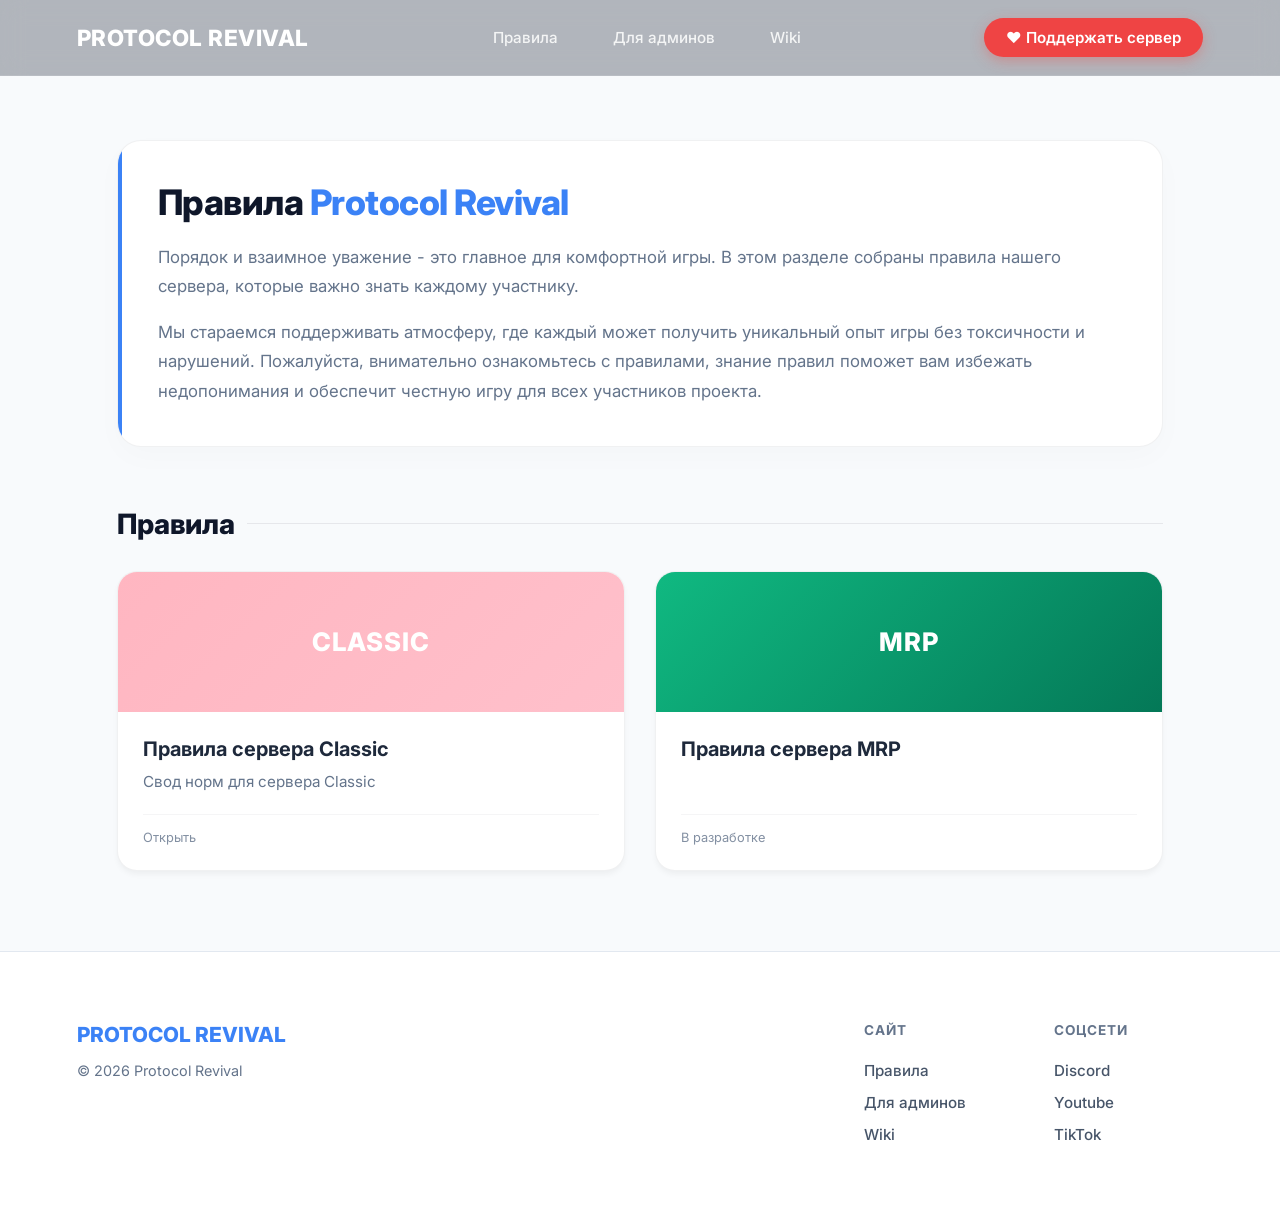
<file: rules.html>
<!DOCTYPE html>
<html lang="ru">
<head>
    <meta charset="UTF-8">
    <meta name="viewport" content="width=device-width, initial-scale=1.0">
    <title>Правила | Protocol Revival</title>
    <link href="https://fonts.googleapis.com/css2?family=Inter:wght@400;500;600;700;800&display=swap" rel="stylesheet">
    <link rel="stylesheet" href="style.css">
    <style>
        /* Специфичные стили для Wiki-хаба */
        .wiki-hub-section {
            padding: 140px 6% 80px 6%;
            max-width: 1200px;
            margin: 0 auto;
            min-height: 75vh;
        }

        /* Блок об истории/крутости проекта в начале */
        .wiki-intro-card {
            background: #ffffff;
            border-radius: 24px;
            padding: 40px;
            margin-bottom: 60px;
            border: 1px solid rgba(15, 23, 42, 0.06);
            box-shadow: 0 10px 30px rgba(15, 23, 42, 0.02);
            position: relative;
            overflow: hidden;
        }

        .wiki-intro-card::before {
            content: '';
            position: absolute;
            top: 0;
            left: 0;
            width: 4px;
            height: 100%;
            background: var(--accent-blue);
        }

        .wiki-intro-card h1 {
            font-size: 2.2rem;
            font-weight: 800;
            color: var(--bg-dark);
            margin-bottom: 20px;
            letter-spacing: -0.5px;
        }

        .wiki-intro-card h1 span {
            color: var(--accent-blue);
        }

        .wiki-intro-card p {
            color: var(--text-muted);
            font-size: 1.05rem;
            line-height: 1.75;
            margin-bottom: 16px;
        }

        .wiki-intro-card p:last-child {
            margin-bottom: 0;
        }

        /* Заголовок перед карточками */
        .hub-title {
            font-size: 1.75rem;
            font-weight: 800;
            color: var(--bg-dark);
            margin-bottom: 30px;
            display: flex;
            align-items: center;
            gap: 12px;
        }

        .hub-title::after {
            content: '';
            flex-grow: 1;
            height: 1px;
            background: rgba(15, 23, 42, 0.08);
        }

        /* Сетка и карточки */
        .hub-grid {
            display: grid;
            grid-template-columns: repeat(auto-fit, minmax(320px, 1fr));
            gap: 30px;
        }

        .hub-card {
            background: #ffffff;
            border-radius: 20px;
            border: 1px solid rgba(15, 23, 42, 0.06);
            box-shadow: 0 4px 6px -1px rgba(0, 0, 0, 0.05);
            overflow: hidden;
            text-decoration: none;
            color: inherit;
            display: flex;
            flex-direction: column;
            transition: all 0.3s cubic-bezier(0.16, 1, 0.3, 1);
        }

        .hub-card:hover {
            transform: translateY(-5px);
            box-shadow: 0 20px 25px -5px rgba(15, 23, 42, 0.1);
            border-color: rgba(59, 130, 246, 0.3);
        }

        .card-banner {
            height: 140px;
            display: flex;
            align-items: center;
            justify-content: center;
            color: #ffffff;
            font-size: 1.6rem;
            font-weight: 800;
            letter-spacing: 1px;
            text-transform: uppercase;
        }

        /* Градиенты для баннеров серверов */
        .banner-classic { background: linear-gradient(135deg, #FFB6C1, #FFC0CB); }
        .banner-survival { background: linear-gradient(135deg, #10b981, #047857); }
        .banner-creative { background: linear-gradient(135deg, #8b5cf6, #5b21b6); }

        .card-body {
            padding: 25px;
            display: flex;
            flex-direction: column;
            flex-grow: 1;
        }

        .card-body h3 {
            font-size: 1.25rem;
            font-weight: 700;
            color: var(--text-main);
            margin-bottom: 10px;
        }

        .card-body p {
            color: var(--text-muted);
            font-size: 0.95rem;
            line-height: 1.5;
            margin-bottom: 20px;
            flex-grow: 1;
        }

        .card-footer {
            font-size: 0.8rem;
            color: var(--text-muted);
            border-top: 1px solid rgba(15, 23, 42, 0.05);
            padding-top: 15px;
            display: flex;
            justify-content: space-between;
            opacity: 0.8;
        }

        @media (max-width: 768px) {
            .wiki-hub-section { padding: 110px 4% 60px 4%; }
            .wiki-intro-card { padding: 25px; }
            .wiki-intro-card h1 { font-size: 1.8rem; }
        }
    </style>
</head>
<body>

    <nav>
        <a href="index.html" class="logo">Protocol Revival</a>
        <div class="nav-links">
            <a href="rules.html">Правила</a>
            <a href="admin.html">Для админов</a>
            <a href="wiki.html">Wiki</a>
        </div>
        <a href="donate.html" class="btn-support">❤ Поддержать сервер</a>
    </nav>

    <section class="wiki-hub-section">
        
        <div class="wiki-intro-card">
            <h1>Правила <span>Protocol Revival</span></h1>
            <p>
                Порядок и взаимное уважение - это главное для комфортной игры. В этом разделе собраны правила нашего сервера, которые важно знать каждому участнику.
            <p>
                Мы стараемся поддерживать атмосферу, где каждый может получить уникальный опыт игры без токсичности и нарушений. Пожалуйста, внимательно ознакомьтесь с правилами, знание правил поможет вам избежать недопонимания и обеспечит честную игру для всех участников проекта.
            </p>
        </div>

        <h2 class="hub-title">Правила</h2>

        <div class="hub-grid">
            
            <a href="/rules/classic.html" class="hub-card">
                <div class="card-banner banner-classic">Classic</div>
                <div class="card-body">
                    <h3>Правила сервера Classic</h3>
                    <p>Свод норм для сервера Classic</p>
                    <div class="card-footer">
                        <span>Открыть</span>
                        <span></span>
                    </div>
                </div>
            </a>

            <a href="#" class="hub-card">
                <div class="card-banner banner-survival">MRP</div>
                <div class="card-body">
                    <h3>Правила сервера MRP</h3>
                    <p></p>
                    <div class="card-footer">
                        <span>В разработке</span>
                        <span></span>
                    </div>
                </div>
            </a>
        </div>
    </section>

    <footer>
        <div class="footer-container">
            <div class="footer-info">
                <a href="index.html" class="footer-logo">Protocol Revival</a>
                <p class="copyright">© 2026 Protocol Revival</p>
            </div>
            <div class="footer-links-grid">
                <div class="footer-col">
                    <h4></h4>
                    <ul>
                        <li><a href="#"></a></li>
                    </ul>
                </div>
                <div class="footer-col">
                    <h4></h4>
                    <ul>
                        <li><a href="#"></a></li>
                    </ul>
                </div>
                <div class="footer-col">
                    <h4>Сайт</h4>
                    <ul>
                        <li><a href="rules.html">Правила</a></li>
                        <li><a href="admin.html">Для админов</a></li>
                        <li><a href="wiki.html">Wiki</a></li>
                    </ul>
                </div>
                <div class="footer-col">
                    <h4>Соцсети</h4>
                    <ul>
                        <li><a href="https://discord.com/invite/2nnCaWf9GY">Discord</a></li>
                        <li><a href="https://www.youtube.com/@DesolationSCP">Youtube</a></li>
                        <li><a href="https://www.tiktok.com/@desolationproject">TikTok</a></li>
                    </ul>
                </div>
            </div>
        </div>
    </footer> 


</body>
</html>
</file>
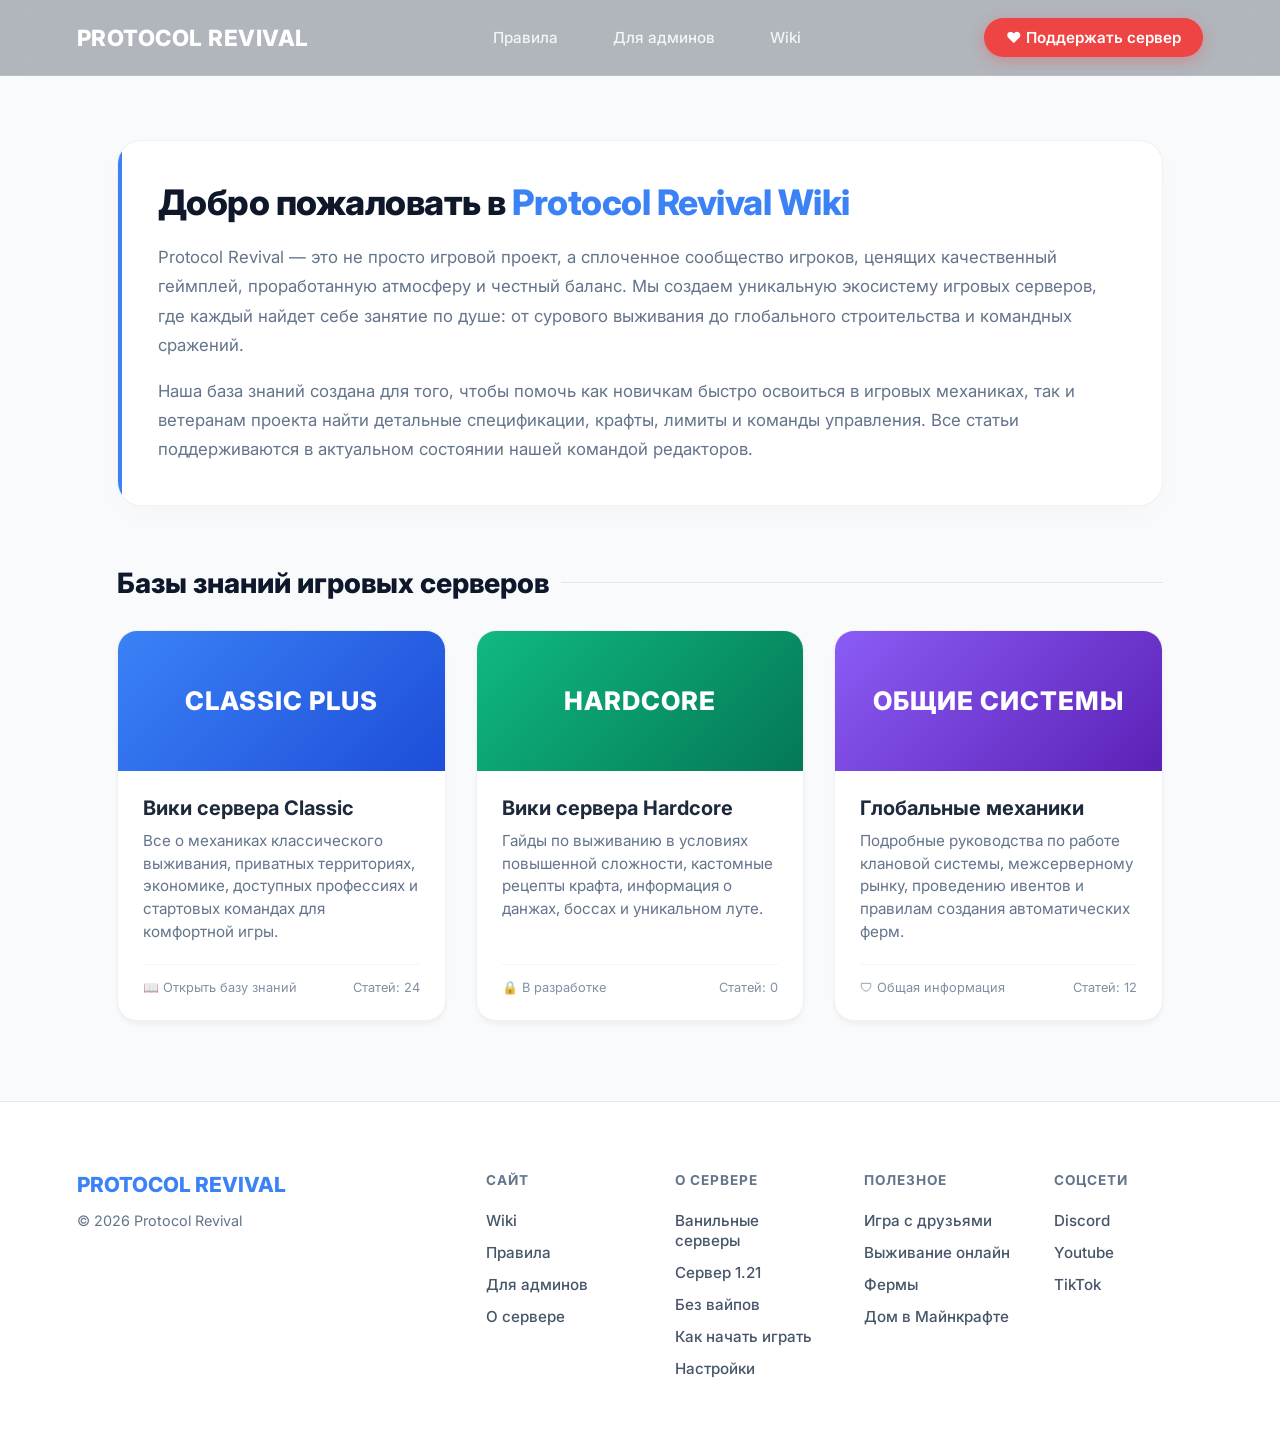
<file: wik.html>
<!DOCTYPE html>
<html lang="ru">
<head>
    <meta charset="UTF-8">
    <meta name="viewport" content="width=device-width, initial-scale=1.0">
    <title>Wiki | Protocol Revival</title>
    <link href="https://fonts.googleapis.com/css2?family=Inter:wght@400;500;600;700;800&display=swap" rel="stylesheet">
    <link rel="stylesheet" href="style.css">
    <style>
        /* Специфичные стили для Wiki-хаба */
        .wiki-hub-section {
            padding: 140px 6% 80px 6%;
            max-width: 1200px;
            margin: 0 auto;
            min-height: 75vh;
        }

        /* Блок об истории/крутости проекта в начале */
        .wiki-intro-card {
            background: #ffffff;
            border-radius: 24px;
            padding: 40px;
            margin-bottom: 60px;
            border: 1px solid rgba(15, 23, 42, 0.06);
            box-shadow: 0 10px 30px rgba(15, 23, 42, 0.02);
            position: relative;
            overflow: hidden;
        }

        .wiki-intro-card::before {
            content: '';
            position: absolute;
            top: 0;
            left: 0;
            width: 4px;
            height: 100%;
            background: var(--accent-blue);
        }

        .wiki-intro-card h1 {
            font-size: 2.2rem;
            font-weight: 800;
            color: var(--bg-dark);
            margin-bottom: 20px;
            letter-spacing: -0.5px;
        }

        .wiki-intro-card h1 span {
            color: var(--accent-blue);
        }

        .wiki-intro-card p {
            color: var(--text-muted);
            font-size: 1.05rem;
            line-height: 1.75;
            margin-bottom: 16px;
        }

        .wiki-intro-card p:last-child {
            margin-bottom: 0;
        }

        /* Заголовок перед карточками */
        .hub-title {
            font-size: 1.75rem;
            font-weight: 800;
            color: var(--bg-dark);
            margin-bottom: 30px;
            display: flex;
            align-items: center;
            gap: 12px;
        }

        .hub-title::after {
            content: '';
            flex-grow: 1;
            height: 1px;
            background: rgba(15, 23, 42, 0.08);
        }

        /* Сетка и карточки */
        .hub-grid {
            display: grid;
            grid-template-columns: repeat(auto-fit, minmax(320px, 1fr));
            gap: 30px;
        }

        .hub-card {
            background: #ffffff;
            border-radius: 20px;
            border: 1px solid rgba(15, 23, 42, 0.06);
            box-shadow: 0 4px 6px -1px rgba(0, 0, 0, 0.05);
            overflow: hidden;
            text-decoration: none;
            color: inherit;
            display: flex;
            flex-direction: column;
            transition: all 0.3s cubic-bezier(0.16, 1, 0.3, 1);
        }

        .hub-card:hover {
            transform: translateY(-5px);
            box-shadow: 0 20px 25px -5px rgba(15, 23, 42, 0.1);
            border-color: rgba(59, 130, 246, 0.3);
        }

        .card-banner {
            height: 140px;
            display: flex;
            align-items: center;
            justify-content: center;
            color: #ffffff;
            font-size: 1.6rem;
            font-weight: 800;
            letter-spacing: 1px;
            text-transform: uppercase;
        }

        /* Градиенты для баннеров серверов */
        .banner-classic { background: linear-gradient(135deg, #3b82f6, #1d4ed8); }
        .banner-survival { background: linear-gradient(135deg, #10b981, #047857); }
        .banner-creative { background: linear-gradient(135deg, #8b5cf6, #5b21b6); }

        .card-body {
            padding: 25px;
            display: flex;
            flex-direction: column;
            flex-grow: 1;
        }

        .card-body h3 {
            font-size: 1.25rem;
            font-weight: 700;
            color: var(--text-main);
            margin-bottom: 10px;
        }

        .card-body p {
            color: var(--text-muted);
            font-size: 0.95rem;
            line-height: 1.5;
            margin-bottom: 20px;
            flex-grow: 1;
        }

        .card-footer {
            font-size: 0.8rem;
            color: var(--text-muted);
            border-top: 1px solid rgba(15, 23, 42, 0.05);
            padding-top: 15px;
            display: flex;
            justify-content: space-between;
            opacity: 0.8;
        }

        @media (max-width: 768px) {
            .wiki-hub-section { padding: 110px 4% 60px 4%; }
            .wiki-intro-card { padding: 25px; }
            .wiki-intro-card h1 { font-size: 1.8rem; }
        }
    </style>
</head>
<body>

    <nav>
        <a href="index.html" class="logo">Protocol Revival</a>
        <div class="nav-links">
           <a href="rules.html">Правила</a>
            <a href="#">Для админов</a>
            <a href="wiki.html">Wiki</a>
        </div>
        <a href="#" class="btn-support">❤ Поддержать сервер</a>
    </nav>

    <section class="wiki-hub-section">
        
        <div class="wiki-intro-card">
            <h1>Добро пожаловать в <span>Protocol Revival Wiki</span></h1>
            <p>
                Protocol Revival — это не просто игровой проект, а сплоченное сообщество игроков, ценящих качественный геймплей, проработанную атмосферу и честный баланс. Мы создаем уникальную экосистему игровых серверов, где каждый найдет себе занятие по душе: от сурового выживания до глобального строительства и командных сражений.
            </p>
            <p>
                Наша база знаний создана для того, чтобы помочь как новичкам быстро освоиться в игровых механиках, так и ветеранам проекта найти детальные спецификации, крафты, лимиты и команды управления. Все статьи поддерживаются в актуальном состоянии нашей командой редакторов.
            </p>
        </div>

        <h2 class="hub-title">Базы знаний игровых серверов</h2>

        <div class="hub-grid">
            
            <a href="wiki-classic.html" class="hub-card">
                <div class="card-banner banner-classic">Classic Plus</div>
                <div class="card-body">
                    <h3>Вики сервера Classic</h3>
                    <p>Все о механиках классического выживания, приватных территориях, экономике, доступных профессиях и стартовых командах для комфортной игры.</p>
                    <div class="card-footer">
                        <span>📖 Открыть базу знаний</span>
                        <span>Статей: 24</span>
                    </div>
                </div>
            </a>

            <a href="#" class="hub-card">
                <div class="card-banner banner-survival">Hardcore</div>
                <div class="card-body">
                    <h3>Вики сервера Hardcore</h3>
                    <p>Гайды по выживанию в условиях повышенной сложности, кастомные рецепты крафта, информация о данжах, боссах и уникальном луте.</p>
                    <div class="card-footer">
                        <span>🔒 В разработке</span>
                        <span>Статей: 0</span>
                    </div>
                </div>
            </a>

            <a href="#" class="hub-card">
                <div class="card-banner banner-creative">Общие системы</div>
                <div class="card-body">
                    <h3>Глобальные механики</h3>
                    <p>Подробные руководства по работе клановой системы, межсерверному рынку, проведению ивентов и правилам создания автоматических ферм.</p>
                    <div class="card-footer">
                        <span>🛡 Общая информация</span>
                        <span>Статей: 12</span>
                    </div>
                </div>
            </a>

        </div>
    </section>

    <footer>
        <div class="footer-container">
            <div class="footer-info">
                <a href="index.html" class="footer-logo">Protocol Revival</a>
                <p class="copyright">© 2026 Protocol Revival</p>
            </div>
            <div class="footer-links-grid">
                <div class="footer-col">
                    <h4>Сайт</h4>
                    <ul>
                        <li><a href="wiki.html">Wiki</a></li>
                        <li><a href="rules.html">Правила</a></li>
                        <li><a href="#">Для админов</a></li>
                        <li><a href="#">О сервере</a></li>
                    </ul>
                </div>
                <div class="footer-col">
                    <h4>О сервере</h4>
                    <ul>
                        <li><a href="#">Ванильные серверы</a></li>
                        <li><a href="#">Сервер 1.21</a></li>
                        <li><a href="#">Без вайпов</a></li>
                        <li><a href="#">Как начать играть</a></li>
                        <li><a href="#">Настройки</a></li>
                    </ul>
                </div>
                <div class="footer-col">
                    <h4>Полезное</h4>
                    <ul>
                        <li><a href="#">Игра с друзьями</a></li>
                        <li><a href="#">Выживание онлайн</a></li>
                        <li><a href="#">Фермы</a></li>
                        <li><a href="#">Дом в Майнкрафте</a></li>
                    </ul>
                </div>
                <div class="footer-col">
                    <h4>Соцсети</h4>
                    <ul>
                        <li><a href="https://discord.com/invite/2nnCaWf9GY">Discord</a></li>
                        <li><a href="https://www.youtube.com/@DesolationSCP">Youtube</a></li>
                        <li><a href="https://www.tiktok.com/@desolationproject">TikTok</a></li>
                    </ul>
                </div>
            </div>
        </div>
    </footer>

</body>
</html>
</file>
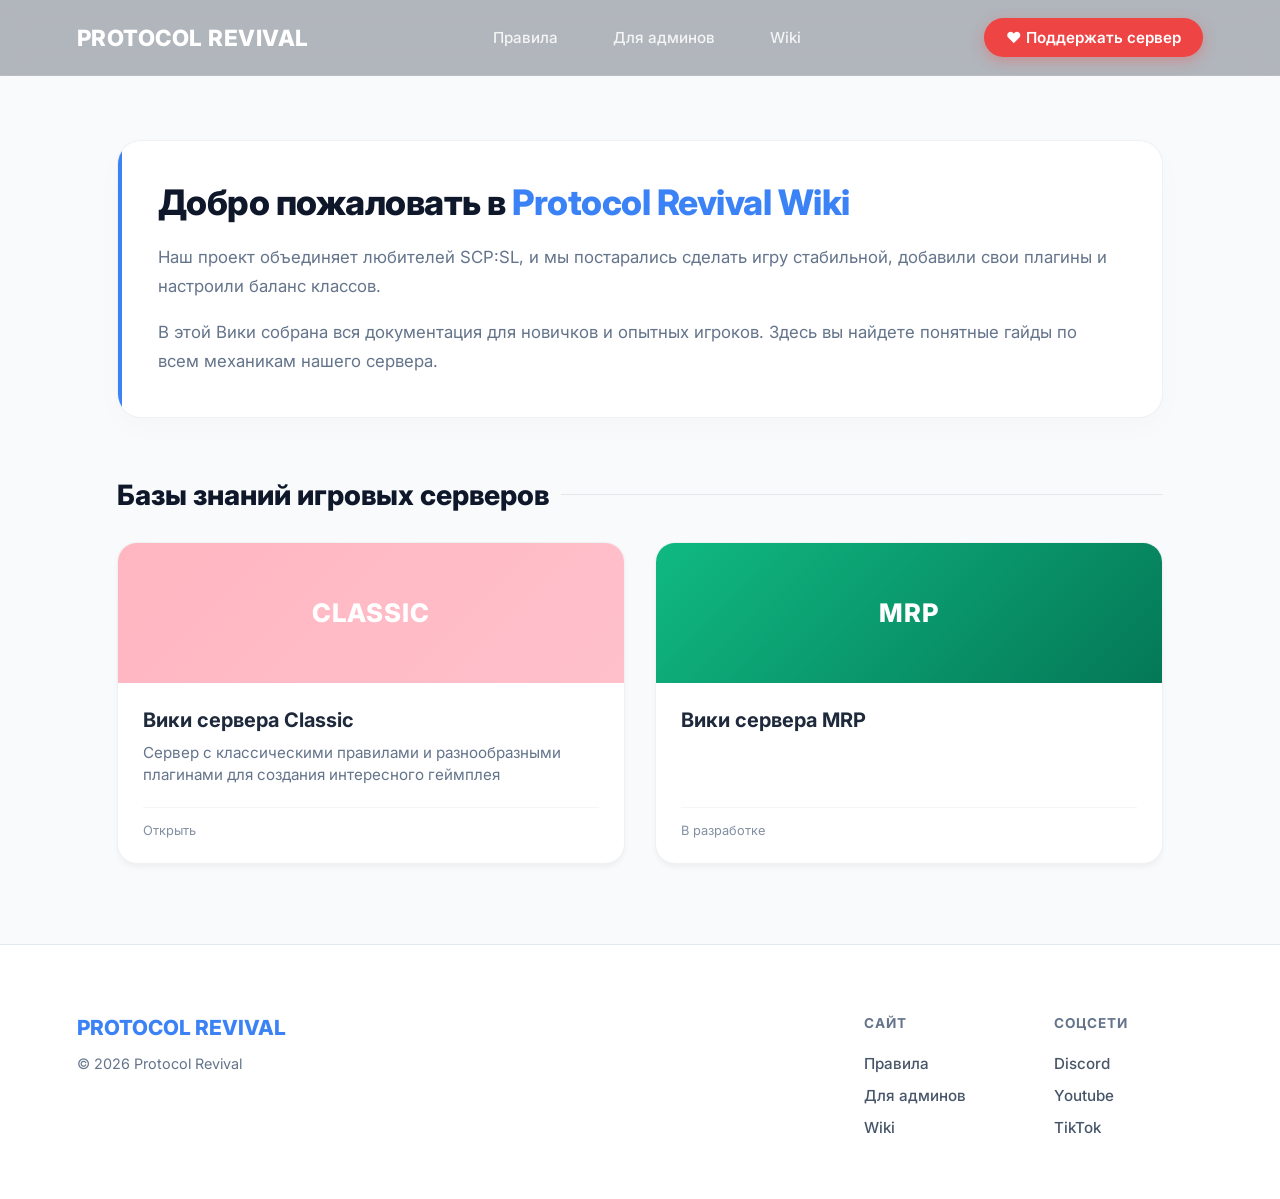
<file: wiki.html>
<!DOCTYPE html>
<html lang="ru">
<head>
    <meta charset="UTF-8">
    <meta name="viewport" content="width=device-width, initial-scale=1.0">
    <title>Wiki | Protocol Revival</title>
    <link href="https://fonts.googleapis.com/css2?family=Inter:wght@400;500;600;700;800&display=swap" rel="stylesheet">
    <link rel="stylesheet" href="style.css">
    <style>
        /* Специфичные стили для Wiki-хаба */
        .wiki-hub-section {
            padding: 140px 6% 80px 6%;
            max-width: 1200px;
            margin: 0 auto;
            min-height: 75vh;
        }

        /* Блок об истории/крутости проекта в начале */
        .wiki-intro-card {
            background: #ffffff;
            border-radius: 24px;
            padding: 40px;
            margin-bottom: 60px;
            border: 1px solid rgba(15, 23, 42, 0.06);
            box-shadow: 0 10px 30px rgba(15, 23, 42, 0.02);
            position: relative;
            overflow: hidden;
        }

        .wiki-intro-card::before {
            content: '';
            position: absolute;
            top: 0;
            left: 0;
            width: 4px;
            height: 100%;
            background: var(--accent-blue);
        }

        .wiki-intro-card h1 {
            font-size: 2.2rem;
            font-weight: 800;
            color: var(--bg-dark);
            margin-bottom: 20px;
            letter-spacing: -0.5px;
        }

        .wiki-intro-card h1 span {
            color: var(--accent-blue);
        }

        .wiki-intro-card p {
            color: var(--text-muted);
            font-size: 1.05rem;
            line-height: 1.75;
            margin-bottom: 16px;
        }

        .wiki-intro-card p:last-child {
            margin-bottom: 0;
        }

        /* Заголовок перед карточками */
        .hub-title {
            font-size: 1.75rem;
            font-weight: 800;
            color: var(--bg-dark);
            margin-bottom: 30px;
            display: flex;
            align-items: center;
            gap: 12px;
        }

        .hub-title::after {
            content: '';
            flex-grow: 1;
            height: 1px;
            background: rgba(15, 23, 42, 0.08);
        }

        /* Сетка и карточки */
        .hub-grid {
            display: grid;
            grid-template-columns: repeat(auto-fit, minmax(320px, 1fr));
            gap: 30px;
        }

        .hub-card {
            background: #ffffff;
            border-radius: 20px;
            border: 1px solid rgba(15, 23, 42, 0.06);
            box-shadow: 0 4px 6px -1px rgba(0, 0, 0, 0.05);
            overflow: hidden;
            text-decoration: none;
            color: inherit;
            display: flex;
            flex-direction: column;
            transition: all 0.3s cubic-bezier(0.16, 1, 0.3, 1);
        }

        .hub-card:hover {
            transform: translateY(-5px);
            box-shadow: 0 20px 25px -5px rgba(15, 23, 42, 0.1);
            border-color: rgba(59, 130, 246, 0.3);
        }

        .card-banner {
            height: 140px;
            display: flex;
            align-items: center;
            justify-content: center;
            color: #ffffff;
            font-size: 1.6rem;
            font-weight: 800;
            letter-spacing: 1px;
            text-transform: uppercase;
        }

        /* Градиенты для баннеров серверов */
        .banner-classic { background: linear-gradient(135deg, #FFB6C1, #FFC0CB); }
        .banner-survival { background: linear-gradient(135deg, #10b981, #047857); }
        .banner-creative { background: linear-gradient(135deg, #8b5cf6, #5b21b6); }

        .card-body {
            padding: 25px;
            display: flex;
            flex-direction: column;
            flex-grow: 1;
        }

        .card-body h3 {
            font-size: 1.25rem;
            font-weight: 700;
            color: var(--text-main);
            margin-bottom: 10px;
        }

        .card-body p {
            color: var(--text-muted);
            font-size: 0.95rem;
            line-height: 1.5;
            margin-bottom: 20px;
            flex-grow: 1;
        }

        .card-footer {
            font-size: 0.8rem;
            color: var(--text-muted);
            border-top: 1px solid rgba(15, 23, 42, 0.05);
            padding-top: 15px;
            display: flex;
            justify-content: space-between;
            opacity: 0.8;
        }

        @media (max-width: 768px) {
            .wiki-hub-section { padding: 110px 4% 60px 4%; }
            .wiki-intro-card { padding: 25px; }
            .wiki-intro-card h1 { font-size: 1.8rem; }
        }
    </style>
</head>
<body>

    <nav>
        <a href="index.html" class="logo">Protocol Revival</a>
        <div class="nav-links">
            <a href="rules.html">Правила</a>
            <a href="admin.html">Для админов</a>
            <a href="wiki.html">Wiki</a>
        </div>
        <a href="donate.html" class="btn-support">❤ Поддержать сервер</a>
    </nav>

    <section class="wiki-hub-section">
        
        <div class="wiki-intro-card">
            <h1>Добро пожаловать в <span>Protocol Revival Wiki</span></h1>
            <p>
                Наш проект объединяет любителей SCP:SL, и мы постарались сделать игру стабильной, добавили свои плагины и настроили баланс классов.
            </p>
            <p>
                В этой Вики собрана вся документация для новичков и опытных игроков. Здесь вы найдете понятные гайды по всем механикам нашего сервера.
            </p>
        </div>

        <h2 class="hub-title">Базы знаний игровых серверов</h2>

        <div class="hub-grid">
            
            <a href="/wikis/classic.html" class="hub-card">
                <div class="card-banner banner-classic">Classic</div>
                <div class="card-body">
                    <h3>Вики сервера Classic</h3>
                    <p>Сервер с классическими правилами и разнообразными плагинами для создания интересного геймплея</p>
                    <div class="card-footer">
                        <span>Открыть</span>
                        <span></span>
                    </div>
                </div>
            </a>

            <a href="#" class="hub-card">
                <div class="card-banner banner-survival">MRP</div>
                <div class="card-body">
                    <h3>Вики сервера MRP</h3>
                    <p></p>
                    <div class="card-footer">
                        <span>В разработке</span>
                        <span></span>
                    </div>
                </div>
            </a>
        </div>
    </section>

    <footer>
        <div class="footer-container">
            <div class="footer-info">
                <a href="index.html" class="footer-logo">Protocol Revival</a>
                <p class="copyright">© 2026 Protocol Revival</p>
            </div>
            <div class="footer-links-grid">
                <div class="footer-col">
                    <h4></h4>
                    <ul>
                        <li><a href="#"></a></li>
                    </ul>
                </div>
                <div class="footer-col">
                    <h4></h4>
                    <ul>
                        <li><a href="#"></a></li>
                    </ul>
                </div>
                <div class="footer-col">
                    <h4>Сайт</h4>
                    <ul>
                        <li><a href="rules.html">Правила</a></li>
                        <li><a href="admin.html">Для админов</a></li>
                        <li><a href="wiki.html">Wiki</a></li>
                    </ul>
                </div>
                <div class="footer-col">
                    <h4>Соцсети</h4>
                    <ul>
                        <li><a href="https://discord.com/invite/2nnCaWf9GY">Discord</a></li>
                        <li><a href="https://www.youtube.com/@DesolationSCP">Youtube</a></li>
                        <li><a href="https://www.tiktok.com/@desolationproject">TikTok</a></li>
                    </ul>
                </div>
            </div>
        </div>
    </footer> 


</body>
</html>
</file>
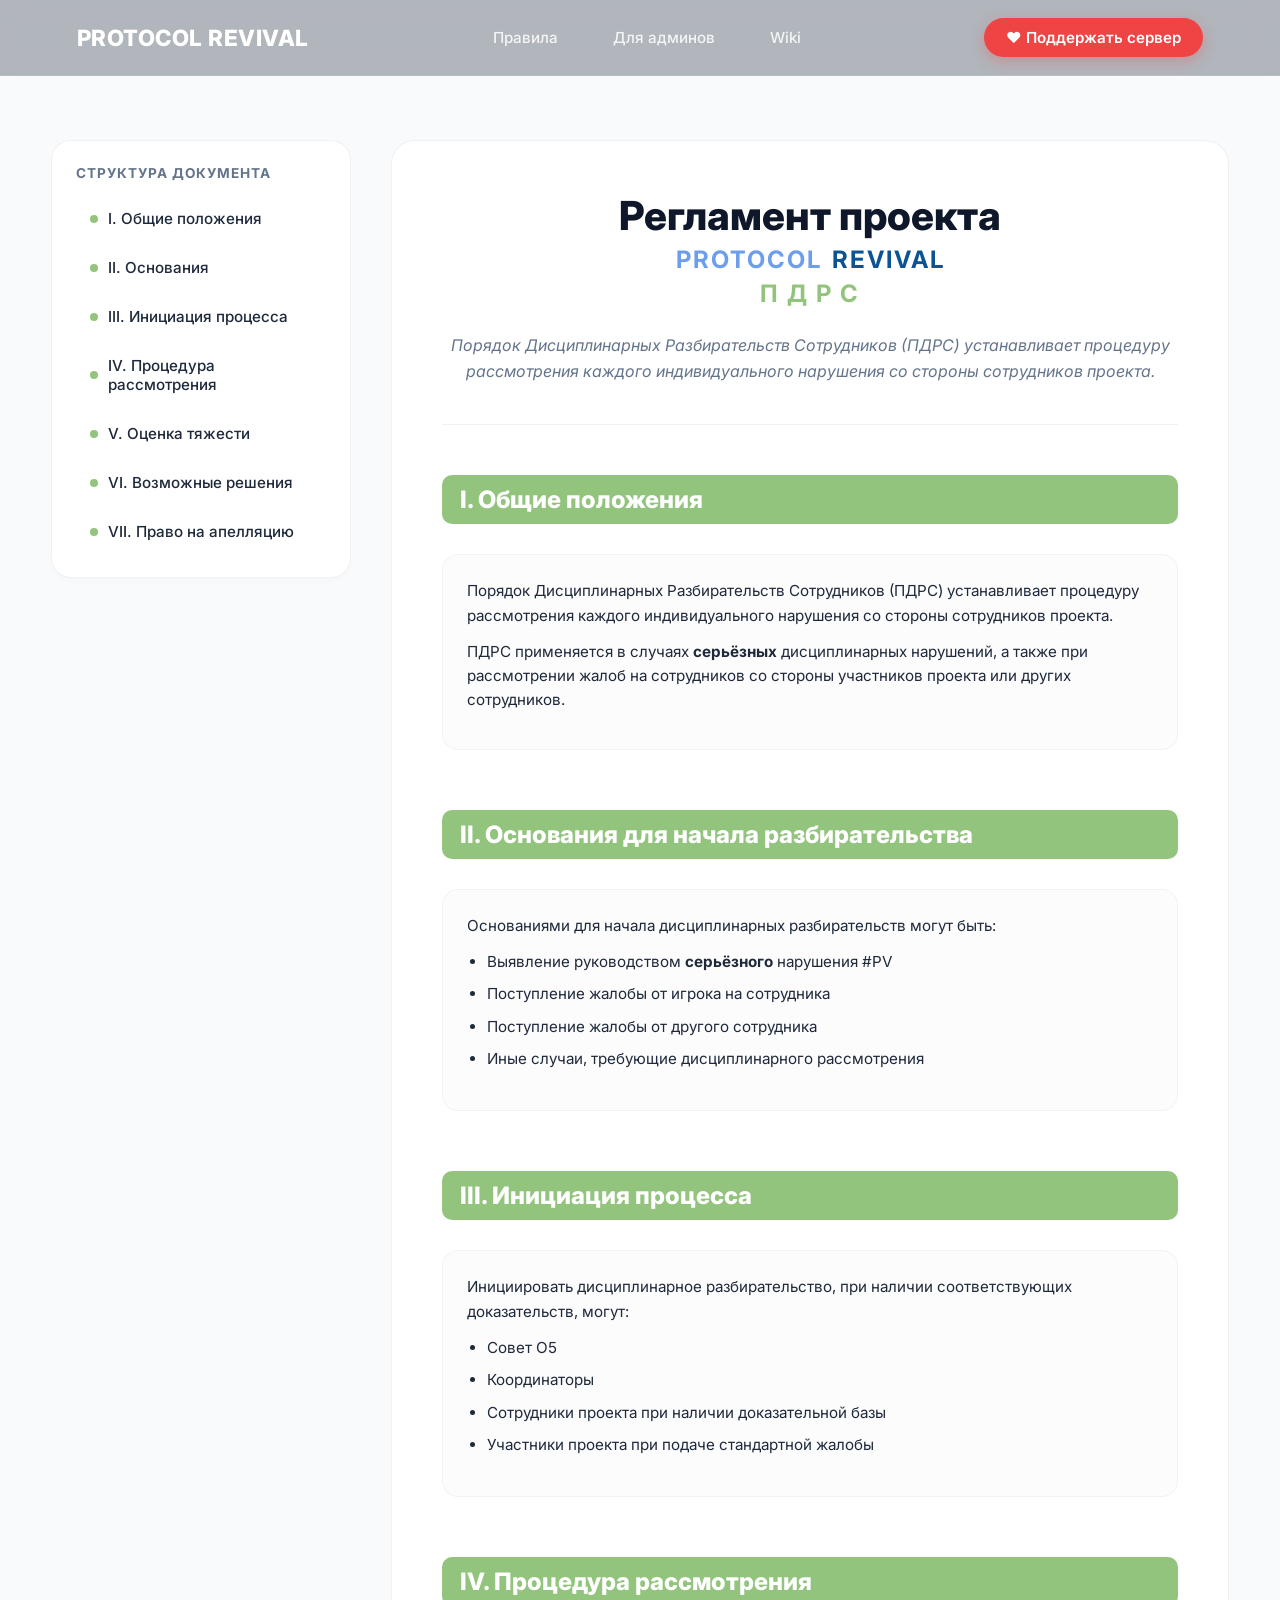
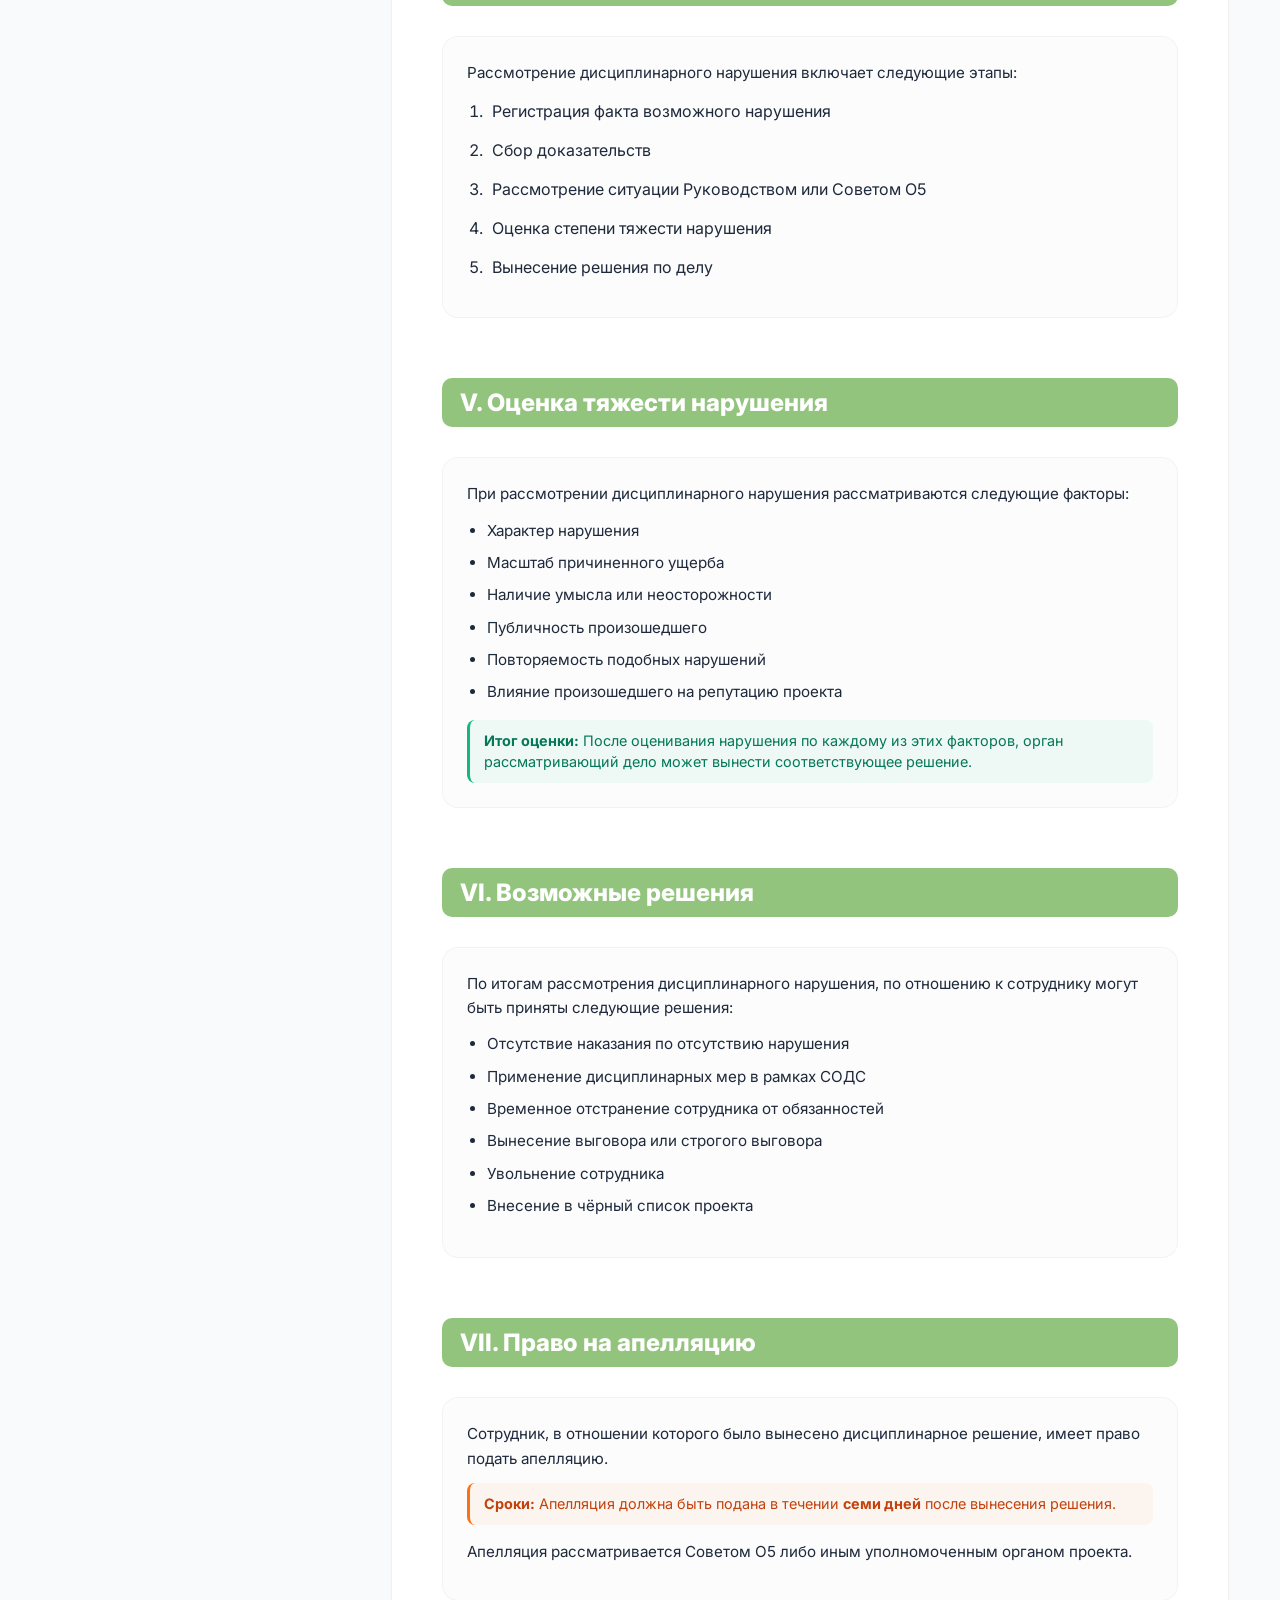
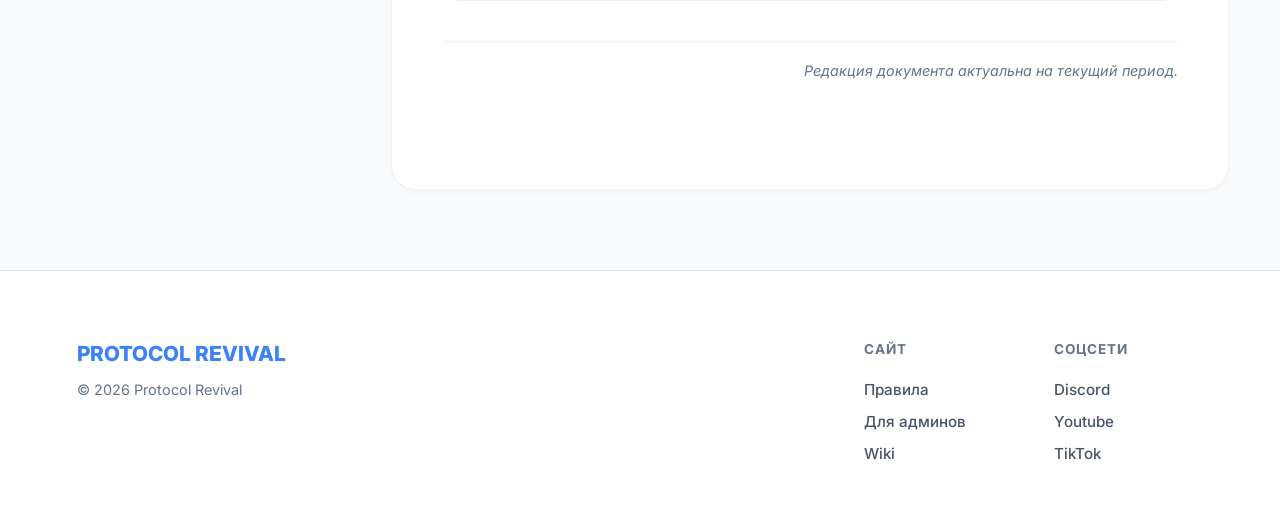
<file: reg/pdrs.html>
<!DOCTYPE html>
<html lang="ru">
<head>
    <meta charset="UTF-8">
    <meta name="viewport" content="width=device-width, initial-scale=1.0">
    <title>ПДРС | Protocol Revival</title>
    <link href="https://fonts.googleapis.com/css2?family=Inter:wght@400;500;600;700;800&display=swap" rel="stylesheet">
    <link rel="stylesheet" href="../style.css">
    <style>
        html {
            scroll-behavior: smooth;
            scroll-padding-top: 110px;
        }

        .rules-container {
            display: grid;
            grid-template-columns: 300px 1fr;
            gap: 40px;
            max-width: 1300px;
            margin: 0 auto;
            padding: 140px 4% 80px 4%;
        }

        /* ЛЕВОЕ МЕНЮ НАВИГАЦИИ */
        .rules-sidebar {
            position: sticky;
            top: 120px;
            height: max-content;
            background: #ffffff;
            border-radius: 20px;
            border: 1px solid rgba(15, 23, 42, 0.06);
            padding: 24px;
            box-shadow: 0 4px 6px -1px rgba(0, 0, 0, 0.02);
        }

        .sidebar-title {
            font-size: 0.85rem;
            text-transform: uppercase;
            letter-spacing: 1px;
            color: var(--text-muted, #64748b); /* Добавлен fallback цвет, если переменной нет в style.css */
            margin-bottom: 16px;
            font-weight: 700;
        }

        .sidebar-menu {
            list-style: none;
            padding: 0;
            margin: 0;
            display: flex;
            flex-direction: column;
            gap: 6px;
        }

        .sidebar-menu a {
            display: flex;
            align-items: center;
            gap: 10px;
            padding: 12px 14px;
            color: var(--text-main, #334155);
            text-decoration: none;
            font-size: 0.95rem;
            font-weight: 500;
            border-radius: 10px;
            transition: all 0.2s ease;
        }

        .sidebar-menu a:hover {
            background: rgba(15, 23, 42, 0.03);
            color: var(--bg-dark, #0f172a);
        }

        /* Цветовые маркеры критичности в меню */
        .dot { width: 8px; height: 8px; border-radius: 50%; display: inline-block; flex-shrink: 0; }
        .dot-critical { background: #ef4444; }
        .dot-serious { background: #f97316; }
        .dot-medium { background: #eab308; }
        .dot-info { background: #93c47d; }
        .dot-neutral { background: #93c47d; }

        /* ОСНОВНОЙ КОНТЕНТ */
        .rules-content {
            background: #ffffff;
            border-radius: 24px;
            border: 1px solid rgba(15, 23, 42, 0.06);
            padding: 50px;
            box-shadow: 0 4px 6px -1px rgba(0, 0, 0, 0.02);
        }

        /* Заголовок страницы и приветствие */
        .rules-header {
            text-align: center;
            margin-bottom: 50px;
            border-bottom: 1px solid rgba(15, 23, 42, 0.06);
            padding-bottom: 40px;
        }

        .rules-header h1 {
            font-size: 2.5rem;
            font-weight: 800;
            color: var(--bg-dark, #0f172a);
            margin-bottom: 5px;
        }

        .rules-header .subtitle-project {
            font-size: 1.5rem;
            font-weight: 700;
            color: var(--protocol, #3b82f6);
            letter-spacing: 2px;
            text-transform: uppercase;
            margin-bottom: 5px;
        }
        .rules-header .subtitle-project1 {
            font-size: 1.5rem;
            font-weight: 700;
            color: var(--revival, #10b981);
            letter-spacing: 2px;
            text-transform: uppercase;
            margin-bottom: 5px;
        }

        .rules-header .subtitle-project2 {
            font-size: 1.5rem;
            font-weight: 700;
            color: var(--green, #d9ead3);
            letter-spacing: 2px;
            text-transform: uppercase;
            margin-bottom: 25px;
        }
        
        .container {
            display: flex;
            justify-content: center;
            align-items: center;
            gap: 10px;
        }

        .rules-header p {
            font-style: italic;
            color: var(--text-muted, #64748b);
            max-width: 750px;
            margin: 0 auto;
            line-height: 1.6;
        }

        /* Стилизация разделов */
        .rules-category {
            margin-bottom: 60px;
        }

        .category-title {
            font-size: 1.5rem;
            font-weight: 800;
            padding: 10px 18px;
            border-radius: 10px;
            margin-bottom: 30px;
            color: #ffffff;
        }

        .bg-critical { background: #ef4444; }
        .bg-serious { background: #f97316; }
        .bg-medium { background: #eab308; color: #1e293b; }
        .bg-info { background: #93c47d; }
        .bg-dark { background: #0f172a; }

        /* Карточка контента */
        .rule-block {
            background: rgba(15, 23, 42, 0.01);
            border: 1px solid rgba(15, 23, 42, 0.04);
            border-radius: 16px;
            padding: 24px;
            margin-bottom: 24px;
        }

        .rule-block h3 {
            font-size: 1.15rem;
            font-weight: 700;
            color: var(--bg-dark, #0f172a);
            margin-bottom: 12px;
        }

        .rule-block p {
            font-size: 0.95rem;
            line-height: 1.6;
            color: var(--text-main, #334155);
            margin-bottom: 12px;
        }

        /* Вспомогательные плашки внутри правил */
        .badge-info {
            display: block;
            padding: 10px 14px;
            border-radius: 8px;
            font-size: 0.9rem;
            margin-top: 10px;
            line-height: 1.5;
        }

        .badge-exception { background: rgba(16, 185, 129, 0.06); border-left: 3px solid #10b981; color: #047857; }
        .badge-punishment { background: rgba(239, 68, 68, 0.05); border-left: 3px solid #ef4444; color: #b91c1c; }
        .badge-note { background: rgba(249, 115, 22, 0.06); border-left: 3px solid #f97316; color: #c2410c; }

        /* Списки в документах */
        .doc-list {
            padding-left: 20px;
            margin-bottom: 15px;
        }
        
        .doc-list li {
            font-size: 0.95rem;
            line-height: 1.6;
            margin-bottom: 8px;
            color: var(--text-main, #334155);
        }

        .principles-list {
            padding-left: 20px;
        }
        .principles-list li {
            font-size: 1rem;
            line-height: 1.7;
            margin-bottom: 12px;
            color: var(--text-main, #334155);
            padding-left: 5px;
        }

        .rules-footer-note {
            margin-top: 40px;
            padding-top: 20px;
            border-top: 1px solid rgba(15, 23, 42, 0.06);
            font-style: italic;
            color: var(--text-muted, #64748b);
            font-size: 0.9rem;
            text-align: right;
        }

        @media (max-width: 992px) {
            .rules-container { grid-template-columns: 1fr; gap: 30px; padding-top: 110px; }
            .rules-sidebar { position: relative; top: 0; width: 100%; box-sizing: border-box; }
            .rules-content { padding: 30px 20px; }
        }
    </style>
</head>
<body>

    <!-- НАВИГАЦИЯ -->
    <nav>
        <a href="../index.html" class="logo">Protocol Revival</a>
        <div class="nav-links">
            <a href="../rules.html">Правила</a>
            <a href="../admin.html">Для админов</a>
            <a href="../wiki.html">Wiki</a>
        </div>
        <a href="../donate.html" class="btn-support">❤ Поддержать сервер</a>
    </nav>

    <!-- КОНТЕНЕР С ДОКУМЕНТОМ -->
    <div class="rules-container">
        
        <!-- НАВИГАЦИЯ СЛЕВА -->
        <aside class="rules-sidebar">
            <div class="sidebar-title">Структура документа</div>
            <ul class="sidebar-menu">
                <li><a href="#sec-1"><span class="dot dot-info"></span> I. Общие положения</a></li>
                <li><a href="#sec-2"><span class="dot dot-info"></span> II. Основания</a></li>
                <li><a href="#sec-3"><span class="dot dot-info"></span> III. Инициация процесса</a></li>
                <li><a href="#sec-4"><span class="dot dot-info"></span> IV. Процедура рассмотрения</a></li>
                <li><a href="#sec-5"><span class="dot dot-info"></span> V. Оценка тяжести</a></li>
                <li><a href="#sec-6"><span class="dot dot-info"></span> VI. Возможные решения</a></li>
                <li><a href="#sec-7"><span class="dot dot-info"></span> VII. Право на апелляцию</a></li>
            </ul>
        </aside>

        <!-- ОСНОВНОЙ ТЕКСТ ДОКУМЕНТА -->
        <main class="rules-content">
            
            <div class="rules-header">
                <h1>Регламент проекта</h1>
                    <div class="container">
                      <div class="subtitle-project">PROTOCOL </div>
                      <div class="subtitle-project1">REVIVAL</div>
                    </div>
                <div class="subtitle-project2">П Д Р С</div>
                <p>
                    Порядок Дисциплинарных Разбирательств Сотрудников (ПДРС) устанавливает процедуру рассмотрения каждого индивидуального нарушения со стороны сотрудников проекта.
                </p>
            </div>

            <!-- РАЗДЕЛ 1 -->
            <section id="sec-1" class="rules-category">
                <div class="category-title bg-info">I. Общие положения</div>
                
                <div class="rule-block">
                    <p>Порядок Дисциплинарных Разбирательств Сотрудников (ПДРС) устанавливает процедуру рассмотрения каждого индивидуального нарушения со стороны сотрудников проекта.</p>
                    <p>ПДРС применяется в случаях <strong>серьёзных</strong> дисциплинарных нарушений, а также при рассмотрении жалоб на сотрудников со стороны участников проекта или других сотрудников.</p>
                </div>
            </section>

            <!-- РАЗДЕЛ 2 -->
            <section id="sec-2" class="rules-category">
                <div class="category-title bg-info">II. Основания для начала разбирательства</div>
                
                <div class="rule-block">
                    <p>Основаниями для начала дисциплинарных разбирательств могут быть:</p>
                    <ul class="doc-list">
                        <li>Выявление руководством <strong>серьёзного</strong> нарушения #PV</li>
                        <li>Поступление жалобы от игрока на сотрудника</li>
                        <li>Поступление жалобы от другого сотрудника</li>
                        <li>Иные случаи, требующие дисциплинарного рассмотрения</li>
                    </ul>
                </div>
            </section>

            <!-- РАЗДЕЛ 3 -->
            <section id="sec-3" class="rules-category">
                <div class="category-title bg-info">III. Инициация процесса</div>

                <div class="rule-block">
                    <p>Инициировать дисциплинарное разбирательство, при наличии соответствующих доказательств, могут:</p>
                    <ul class="doc-list">
                        <li>Совет О5</li>
                        <li>Координаторы</li>
                        <li>Сотрудники проекта при наличии доказательной базы</li>
                        <li>Участники проекта при подаче стандартной жалобы</li>
                    </ul>
                </div>
            </section>

            <!-- РАЗДЕЛ 4 -->
            <section id="sec-4" class="rules-category">
                <div class="category-title bg-info">IV. Процедура рассмотрения</div>

                <div class="rule-block">
                    <p>Рассмотрение дисциплинарного нарушения включает следующие этапы:</p>
                    <ol class="principles-list">
                        <li>Регистрация факта возможного нарушения</li>
                        <li>Сбор доказательств</li>
                        <li>Рассмотрение ситуации Руководством или Советом О5</li>
                        <li>Оценка степени тяжести нарушения</li>
                        <li>Вынесение решения по делу</li>
                    </ol>
                </div>
            </section>

            <!-- РАЗДЕЛ 5 -->
            <section id="sec-5" class="rules-category">
                <div class="category-title bg-info">V. Оценка тяжести нарушения</div>

                <div class="rule-block">
                    <p>При рассмотрении дисциплинарного нарушения рассматриваются следующие факторы:</p>
                    <ul class="doc-list">
                        <li>Характер нарушения</li>
                        <li>Масштаб причиненного ущерба</li>
                        <li>Наличие умысла или неосторожности</li>
                        <li>Публичность произошедшего</li>
                        <li>Повторяемость подобных нарушений</li>
                        <li>Влияние произошедшего на репутацию проекта</li>
                    </ul>
                    <div class="badge-info badge-exception">
                        <strong>Итог оценки:</strong> После оценивания нарушения по каждому из этих факторов, орган рассматривающий дело может вынести соответствующее решение.
                    </div>
                </div>
            </section>

            <!-- РАЗДЕЛ 6 -->
            <section id="sec-6" class="rules-category">
                <div class="category-title bg-info">VI. Возможные решения</div>

                <div class="rule-block">
                    <p>По итогам рассмотрения дисциплинарного нарушения, по отношению к сотруднику могут быть приняты следующие решения:</p>
                    <ul class="doc-list">
                        <li>Отсутствие наказания по отсутствию нарушения</li>
                        <li>Применение дисциплинарных мер в рамках СОДС</li>
                        <li>Временное отстранение сотрудника от обязанностей</li>
                        <li>Вынесение выговора или строгого выговора</li>
                        <li>Увольнение сотрудника</li>
                        <li>Внесение в чёрный список проекта</li>
                    </ul>
                </div>
            </section>

            <!-- РАЗДЕЛ 7 -->
            <section id="sec-7" class="rules-category">
                <div class="category-title bg-info">VII. Право на апелляцию</div>

                <div class="rule-block">
                    <p>Сотрудник, в отношении которого было вынесено дисциплинарное решение, имеет право подать апелляцию.</p>
                    <span class="badge-info badge-note"><strong>Сроки:</strong> Апелляция должна быть подана в течении <strong>семи дней</strong> после вынесения решения.</span>
                    <p style="margin-top: 15px;">Апелляция рассматривается Советом О5 либо иным уполномоченным органом проекта.</p>
                </div>
                
                <div class="rules-footer-note">Редакция документа актуальна на текущий период.</div>
            </section>

        </main>
    </div>

   <!-- ПОДВАЛ (Оставлен без изменений) -->
   <footer>
        <div class="footer-container">
            <div class="footer-info">
                <a href="../index.html" class="footer-logo">Protocol Revival</a>
                <p class="copyright">© 2026 Protocol Revival</p>
            </div>
            <div class="footer-links-grid">
                <div class="footer-col">
                    <h4></h4>
                    <ul>
                        <li><a href="#"></a></li>
                    </ul>
                </div>
                <div class="footer-col">
                    <h4></h4>
                    <ul>
                        <li><a href="#"></a></li>
                    </ul>
                </div>
                <div class="footer-col">
                    <h4>Сайт</h4>
                    <ul>
                        <li><a href="../rules.html">Правила</a></li>
                        <li><a href="../admin.html">Для админов</a></li>
                        <li><a href="../wiki.html">Wiki</a></li>
                    </ul>
                </div>
                <div class="footer-col">
                    <h4>Соцсети</h4>
                    <ul>
                        <li><a href="https://discord.com/invite/2nnCaWf9GY">Discord</a></li>
                        <li><a href="https://www.youtube.com/@DesolationSCP">Youtube</a></li>
                        <li><a href="https://www.tiktok.com/@desolationproject">TikTok</a></li>
                    </ul>
                </div>
            </div>
        </div>
    </footer> 

</body>
</html>
</file>
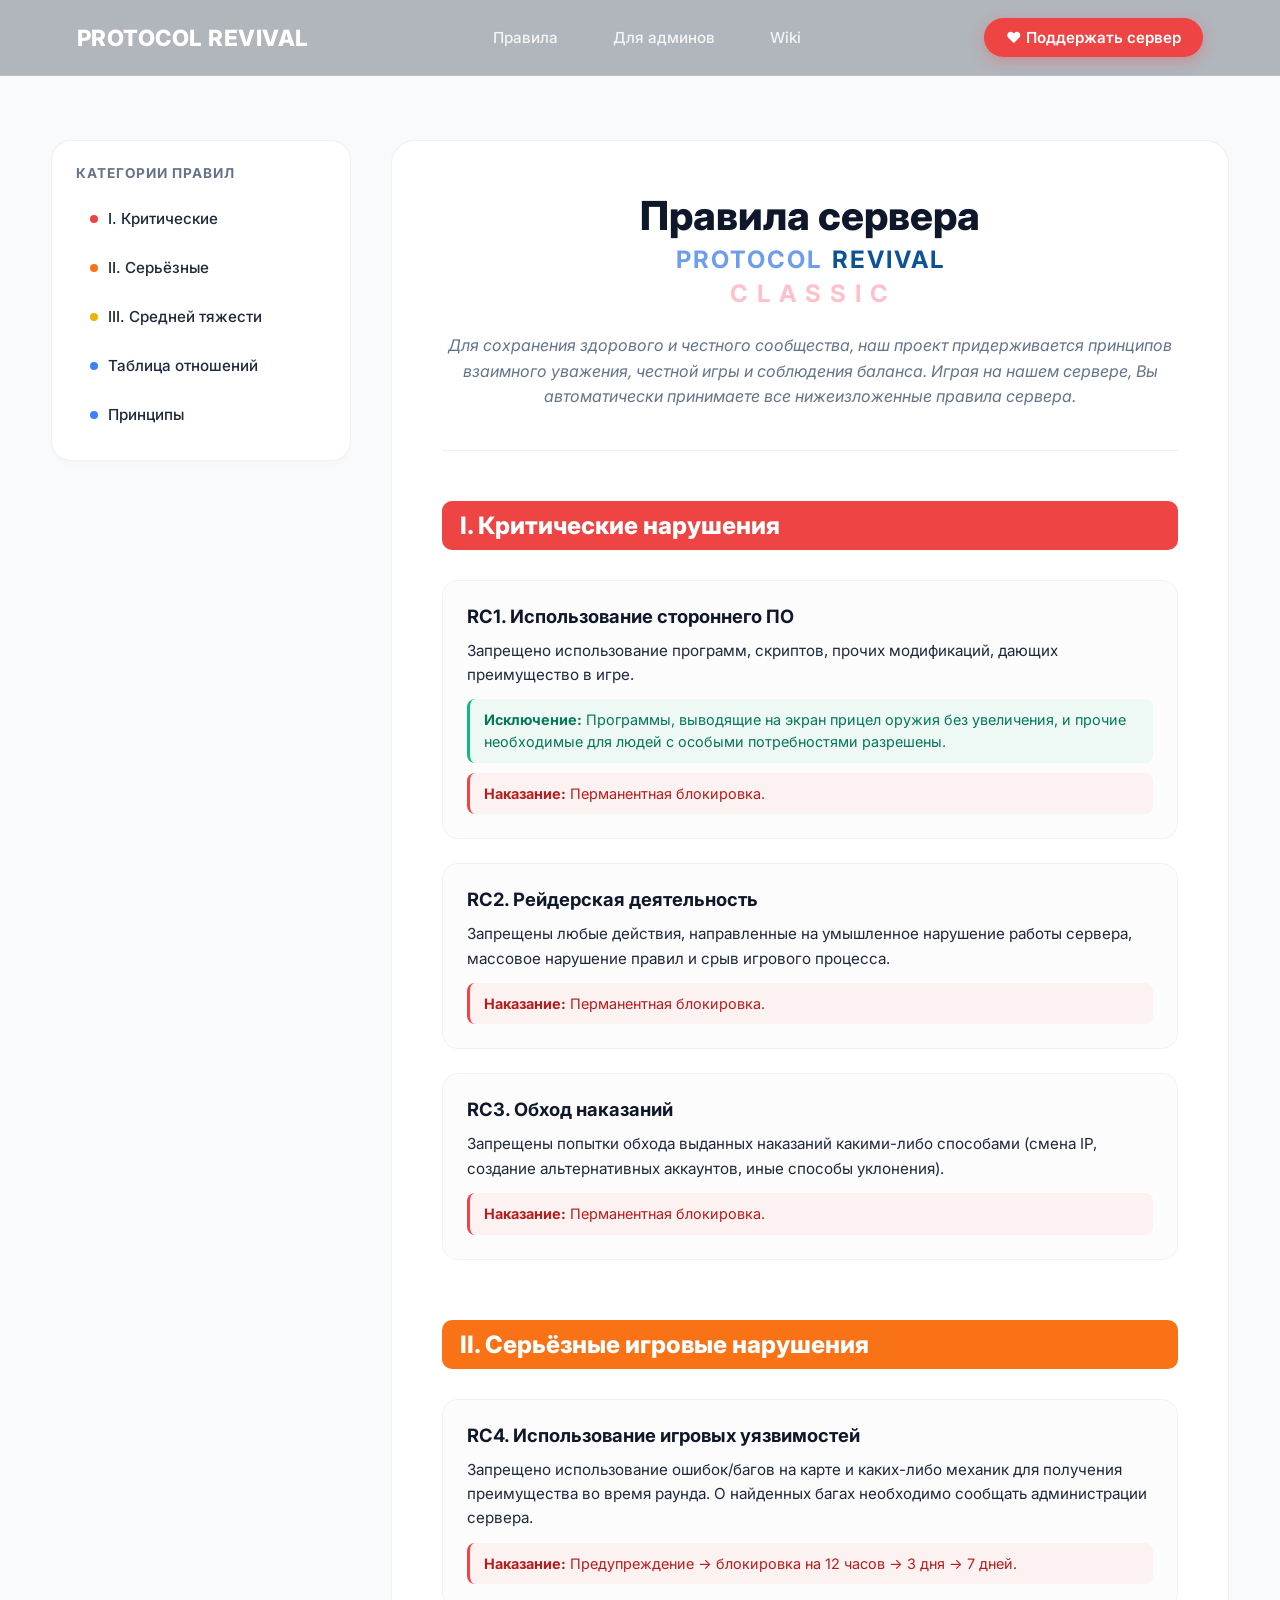
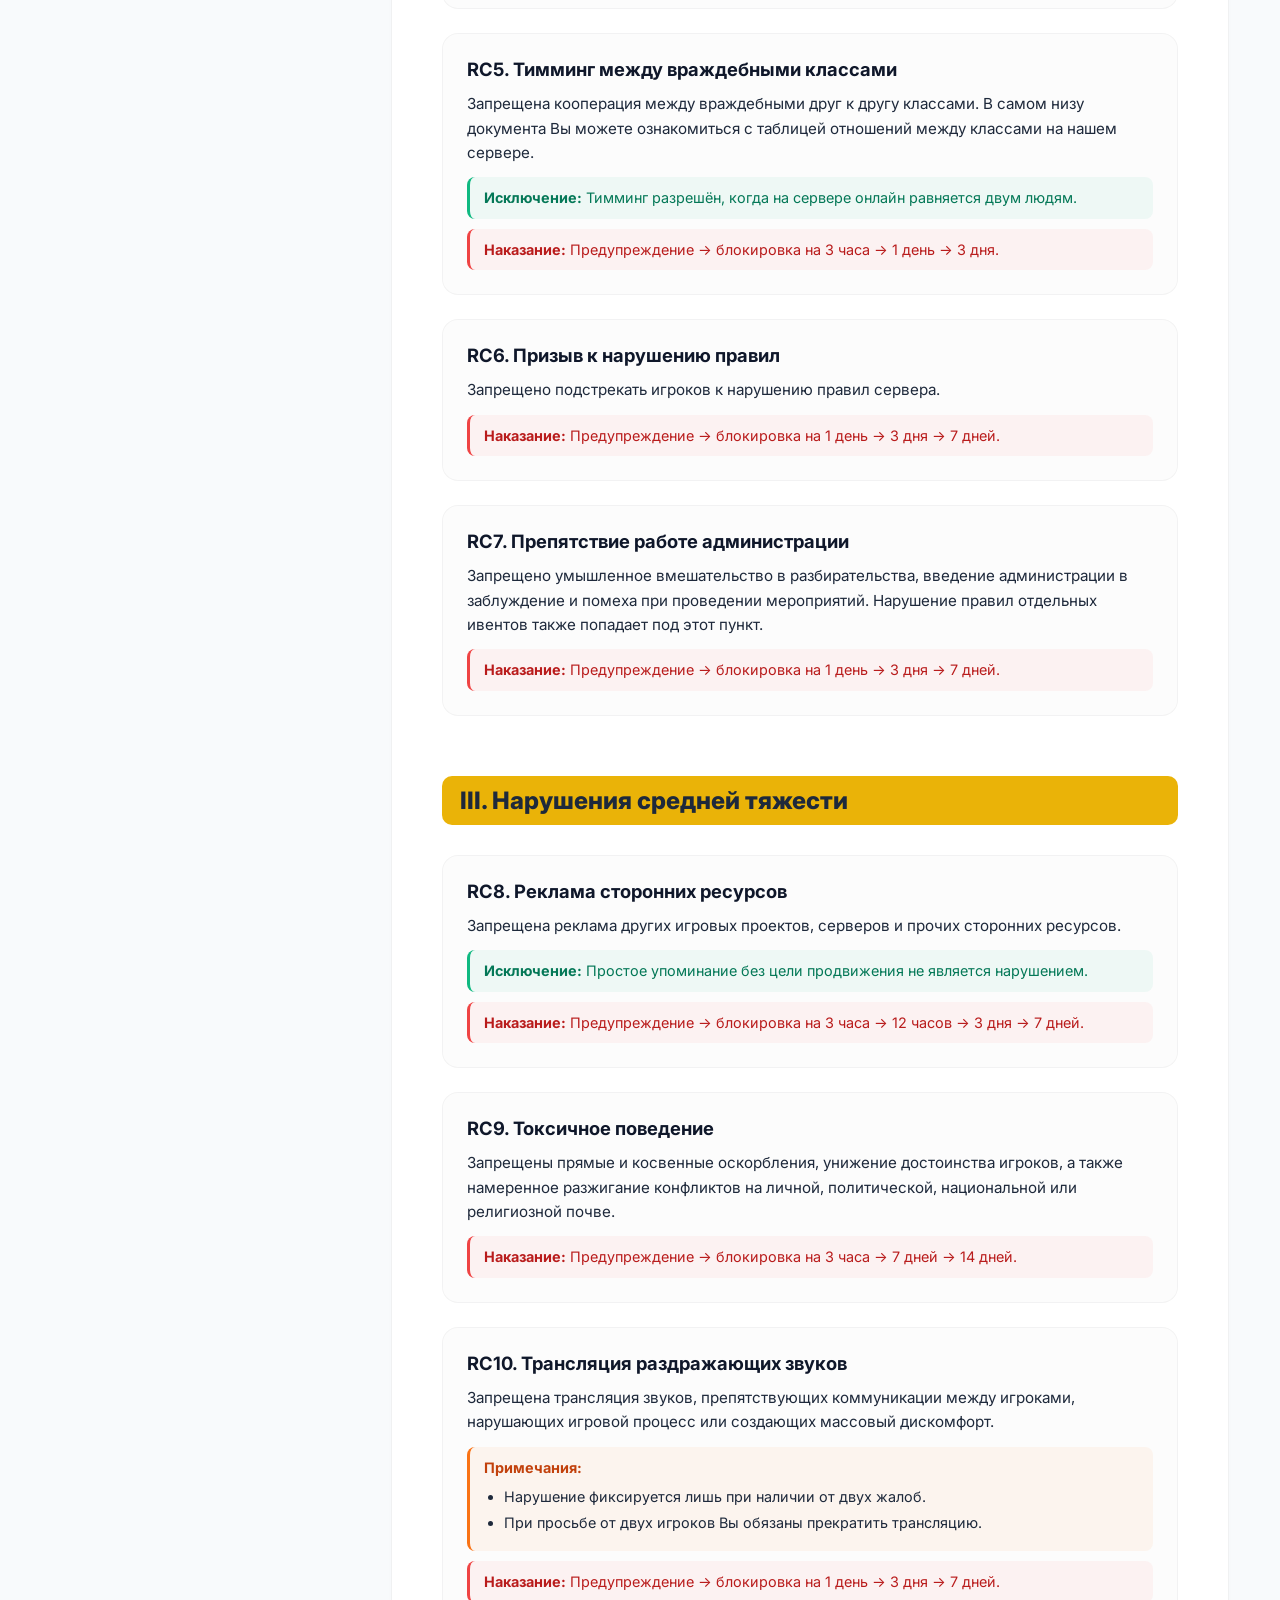
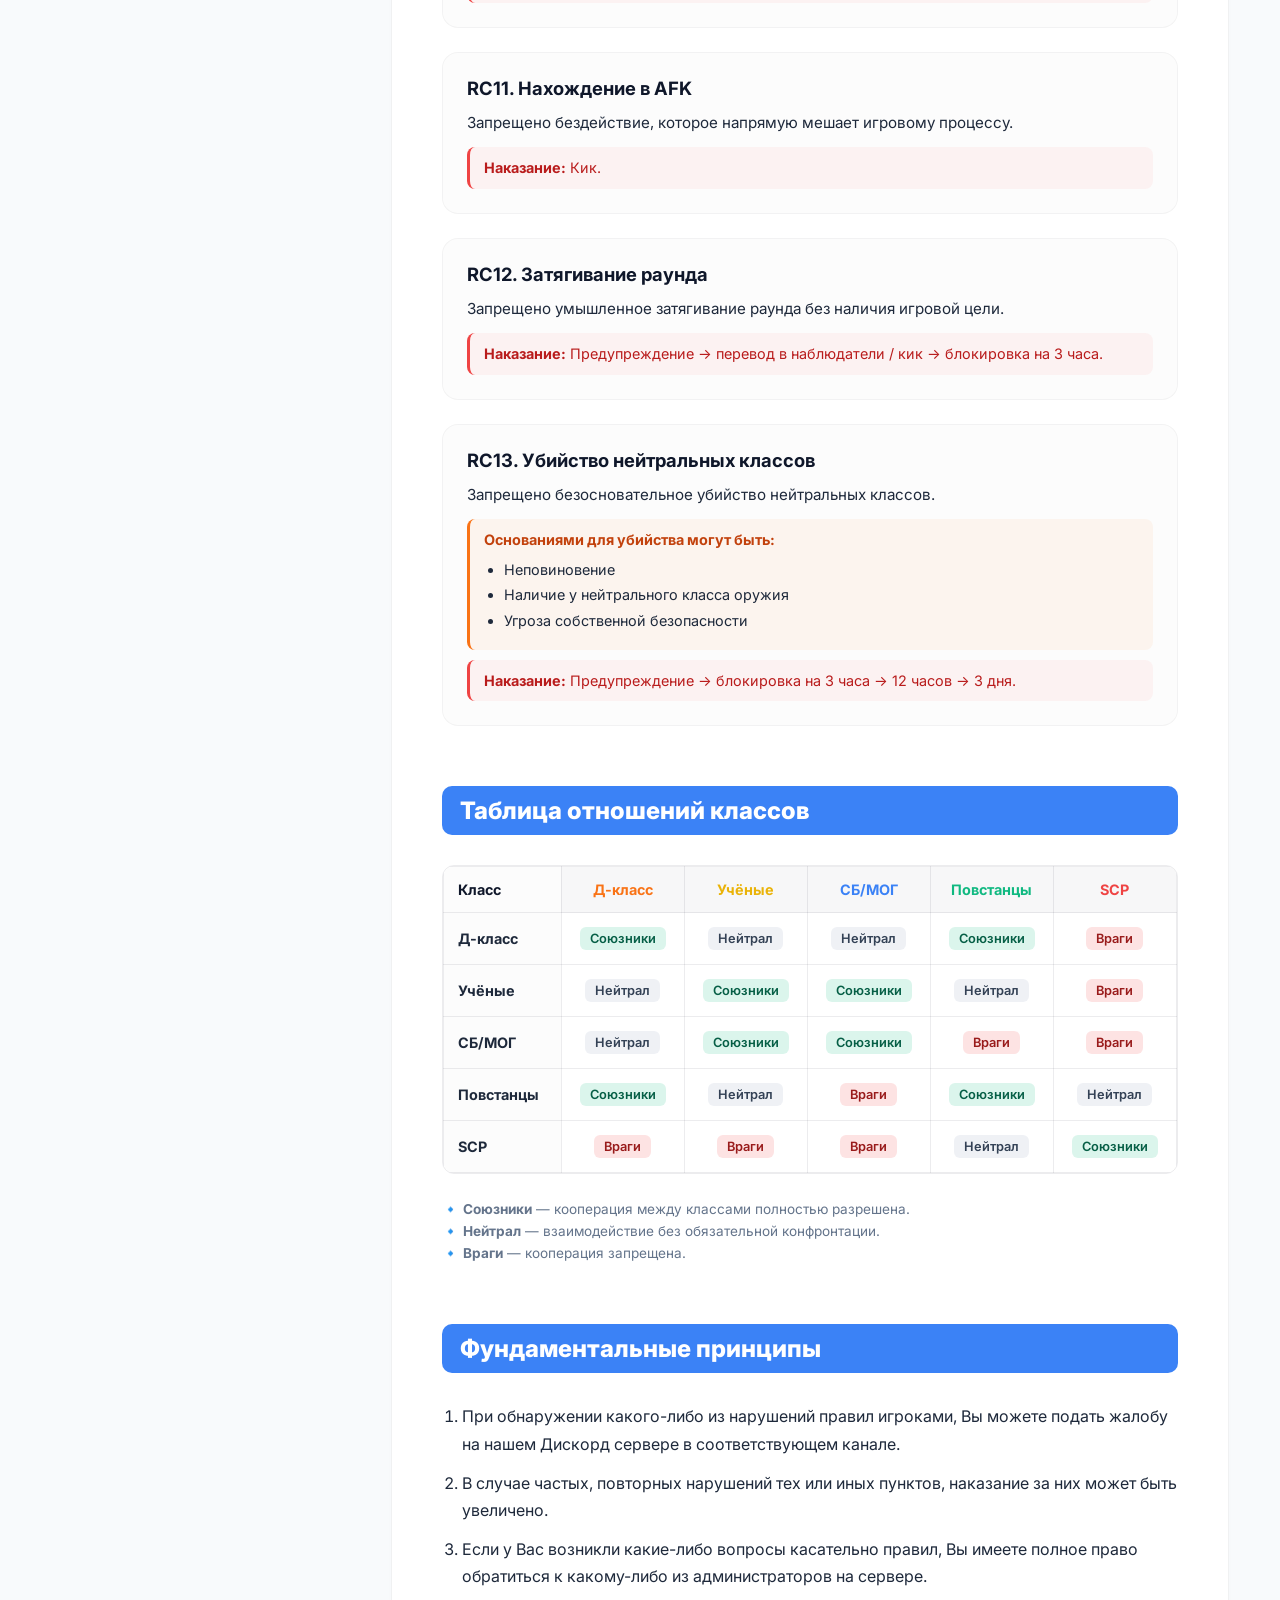
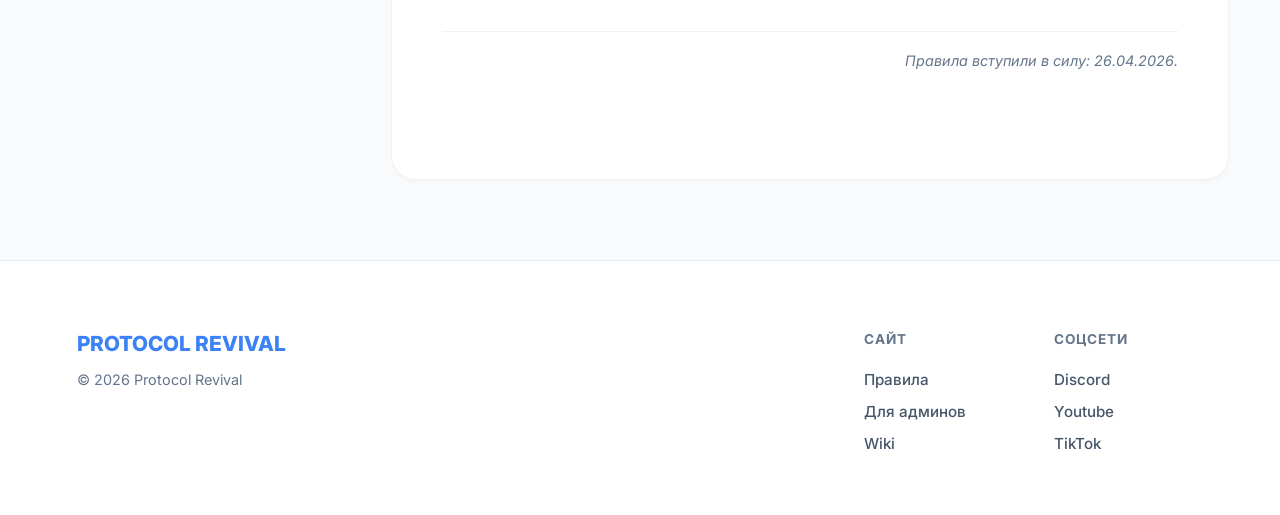
<file: rules/classic.html>
<!DOCTYPE html>
<html lang="ru">
<head>
    <meta charset="UTF-8">
    <meta name="viewport" content="width=device-width, initial-scale=1.0">
    <title>Правила сервера Classic Plus | Protocol Revival</title>
    <link href="https://fonts.googleapis.com/css2?family=Inter:wght@400;500;600;700;800&display=swap" rel="stylesheet">
    <link rel="stylesheet" href="../style.css">
    <style>
        html {
            scroll-behavior: smooth;
            scroll-padding-top: 110px;
        }

        .rules-container {
            display: grid;
            grid-template-columns: 300px 1fr;
            gap: 40px;
            max-width: 1300px;
            margin: 0 auto;
            padding: 140px 4% 80px 4%;
        }

        /* ЛЕВОЕ МЕНЮ НАВИГАЦИИ */
        .rules-sidebar {
            position: sticky;
            top: 120px;
            height: max-content;
            background: #ffffff;
            border-radius: 20px;
            border: 1px solid rgba(15, 23, 42, 0.06);
            padding: 24px;
            box-shadow: 0 4px 6px -1px rgba(0, 0, 0, 0.02);
        }

        .sidebar-title {
            font-size: 0.85rem;
            text-transform: uppercase;
            letter-spacing: 1px;
            color: var(--text-muted);
            margin-bottom: 16px;
            font-weight: 700;
        }

        .sidebar-menu {
            list-style: none;
            padding: 0;
            margin: 0;
            display: flex;
            flex-direction: column;
            gap: 6px;
        }

        .sidebar-menu a {
            display: flex;
            align-items: center;
            gap: 10px;
            padding: 12px 14px;
            color: var(--text-main);
            text-decoration: none;
            font-size: 0.95rem;
            font-weight: 500;
            border-radius: 10px;
            transition: all 0.2s ease;
        }

        .sidebar-menu a:hover {
            background: rgba(15, 23, 42, 0.03);
            color: var(--bg-dark);
        }

        /* Цветовые маркеры критичности в меню */
        .dot { width: 8px; height: 8px; border-radius: 50%; display: inline-block; shrink: 0; }
        .dot-critical { background: #ef4444; }
        .dot-serious { background: #f97316; }
        .dot-medium { background: #eab308; }
        .dot-info { background: #3b82f6; }

        /* ОСНОВНОЙ КОНТЕНТ */
        .rules-content {
            background: #ffffff;
            border-radius: 24px;
            border: 1px solid rgba(15, 23, 42, 0.06);
            padding: 50px;
            box-shadow: 0 4px 6px -1px rgba(0, 0, 0, 0.02);
        }

        /* Заголовок страницы и приветствие */
        .rules-header {
            text-align: center;
            margin-bottom: 50px;
            border-bottom: 1px solid rgba(15, 23, 42, 0.06);
            padding-bottom: 40px;
        }

        .rules-header h1 {
            font-size: 2.5rem;
            font-weight: 800;
            color: var(--bg-dark);
            margin-bottom: 5px;
        }

        .rules-header .subtitle-project {
            font-size: 1.5rem;
            font-weight: 700;
            color: var(--protocol);
            letter-spacing: 2px;
            text-transform: uppercase;
            margin-bottom: 5px;
        }
        .rules-header .subtitle-project1 {
            font-size: 1.5rem;
            font-weight: 700;
            color: var(--revival);
            letter-spacing: 2px;
            text-transform: uppercase;
            margin-bottom: 5px;
        }

        .rules-header .subtitle-project2 {
            font-size: 1.5rem;
            font-weight: 700;
            color: var(--accent-pink);
            letter-spacing: 2px;
            text-transform: uppercase;
            margin-bottom: 25px;
        }
        .container {
  display: flex;
  justify-content: center; /* Выравнивает элементы по горизонтали в центре */
  align-items: center;     /* Выравнивает элементы по вертикали (на случай разной высоты) */
  gap: 10px;               /* Расстояние между словами */
}

        .rules-header p {
            font-style: italic;
            color: var(--text-muted);
            max-width: 750px;
            margin: 0 auto;
            line-height: 1.6;
        }

        /* Стилизация разделов */
        .rules-category {
            margin-bottom: 60px;
        }

        .category-title {
            font-size: 1.5rem;
            font-weight: 800;
            padding: 10px 18px;
            border-radius: 10px;
            margin-bottom: 30px;
            color: #ffffff;
        }

        .bg-critical { background: #ef4444; }
        .bg-serious { background: #f97316; }
        .bg-medium { background: #eab308; color: #1e293b; }
        .bg-info { background: #3b82f6; }

        /* Карточка каждого правила */
        .rule-block {
            background: rgba(15, 23, 42, 0.01);
            border: 1px solid rgba(15, 23, 42, 0.04);
            border-radius: 16px;
            padding: 24px;
            margin-bottom: 24px;
        }

        .rule-block h3 {
            font-size: 1.15rem;
            font-weight: 700;
            color: var(--bg-dark);
            margin-bottom: 12px;
        }

        .rule-block p {
            font-size: 0.95rem;
            line-height: 1.6;
            color: var(--text-main);
            margin-bottom: 12px;
        }

        /* Вспомогательные плашки внутри правил */
        .badge-info {
            display: block;
            padding: 10px 14px;
            border-radius: 8px;
            font-size: 0.9rem;
            margin-top: 10px;
            line-height: 1.5;
        }

        .badge-exception { background: rgba(16, 185, 129, 0.06); border-left: 3px solid #10b981; color: #047857; }
        .badge-punishment { background: rgba(239, 68, 68, 0.05); border-left: 3px solid #ef4444; color: #b91c1c; }
        .badge-note { background: rgba(249, 115, 22, 0.06); border-left: 3px solid #f97316; color: #c2410c; }

        .rule-sublist {
            margin: 8px 0 8px 20px;
            padding: 0;
        }
        .rule-sublist li {
            font-size: 0.9rem;
            margin-bottom: 4px;
            color: var(--text-main);
        }

        /* ТАБЛИЦА ОТНОШЕНИЙ */
        .table-responsive {
            overflow-x: auto;
            margin: 25px 0;
            border-radius: 12px;
            border: 1px solid rgba(15, 23, 42, 0.08);
        }

        .relations-table {
            width: 100%;
            border-collapse: collapse;
            text-align: center;
            font-size: 0.9rem;
        }

        .relations-table th, .relations-table td {
            padding: 14px;
            border: 1px solid rgba(15, 23, 42, 0.08);
        }

        .relations-table th {
            background: rgba(15, 23, 42, 0.03);
            color: var(--bg-dark);
            font-weight: 700;
        }

        .relations-table td:first-child, .relations-table th:first-child {
            font-weight: 700;
            background: rgba(15, 23, 42, 0.01);
            text-align: left;
        }

        /* Статусы в таблице */
        .status {
            display: inline-block;
            padding: 4px 10px;
            border-radius: 6px;
            font-weight: 600;
            font-size: 0.8rem;
        }
        .status-ally { background: rgba(16, 185, 129, 0.15); color: #065f46; }
        .status-neutral { background: rgba(148, 163, 184, 0.15); color: #334155; }
        .status-enemy { background: rgba(239, 68, 68, 0.15); color: #991b1b; }

        .table-legend {
            font-size: 0.85rem;
            margin-top: 15px;
            color: var(--text-muted);
            line-height: 1.6;
        }

        /* ФУНДАМЕНТАЛЬНЫЕ ПРИНЦИПЫ */
        .principles-list {
            padding-left: 20px;
        }
        .principles-list li {
            font-size: 1rem;
            line-height: 1.7;
            margin-bottom: 12px;
            color: var(--text-main);
        }

        .rules-footer-note {
            margin-top: 40px;
            padding-top: 20px;
            border-top: 1px solid rgba(15, 23, 42, 0.06);
            font-style: italic;
            color: var(--text-muted);
            font-size: 0.9rem;
            text-align: right;
        }

        @media (max-width: 992px) {
            .rules-container { grid-template-columns: 1fr; gap: 30px; padding-top: 110px; }
            .rules-sidebar { position: relative; top: 0; width: 100%; box-sizing: border-box; }
            .rules-content { padding: 30px 20px; }
        }
    </style>
</head>
<body>

    <!-- НАВИГАЦИЯ -->
    <nav>
        <a href="../index.html" class="logo">Protocol Revival</a>
        <div class="nav-links">
            <a href="../rules.html">Правила</a>
            <a href="../admin.html">Для админов</a>
            <a href="../wiki.html">Wiki</a>
        </div>
        <a href="../donate.html" class="btn-support">❤ Поддержать сервер</a>
    </nav>
    <!-- КОНТЕНЕР С ПРАВИЛАМИ -->
    <div class="rules-container">
        
        <!-- НАВИГАЦИЯ СЛЕВА -->
        <aside class="rules-sidebar">
            <div class="sidebar-title">Категории правил</div>
            <ul class="sidebar-menu">
                <li><a href="#cat-1"><span class="dot dot-critical"></span> I. Критические</a></li>
                <li><a href="#cat-2"><span class="dot dot-serious"></span> II. Серьёзные</a></li>
                <li><a href="#cat-3"><span class="dot dot-medium"></span> III. Средней тяжести</a></li>
                <li><a href="#cat-table"><span class="dot dot-info"></span> Таблица отношений</a></li>
                <li><a href="#cat-principles"><span class="dot dot-info"></span> Принципы</a></li>
            </ul>
        </aside>

        <!-- ОСНОВНОЙ ТЕКСТ С ПРАВИЛАМИ -->
        <main class="rules-content">
            
            <div class="rules-header">
                <h1>Правила сервера</h1>
                    <div class="container">
                      <div class="subtitle-project">PROTOCOL </div>
                      <div class="subtitle-project1">REVIVAL</div>
                    </div>
                <div class="subtitle-project2">C L A S S I C</div>
                <p>
                    Для сохранения здорового и честного сообщества, наш проект придерживается принципов взаимного уважения, честной игры и соблюдения баланса. Играя на нашем сервере, Вы автоматически принимаете все нижеизложенные правила сервера.
                </p>
            </div>

            <!-- РАЗДЕЛ 1 -->
            <section id="cat-1" class="rules-category">
                <div class="category-title bg-critical">I. Критические нарушения</div>
                
                <div class="rule-block">
                    <h3>RC1. Использование стороннего ПО</h3>
                    <p>Запрещено использование программ, скриптов, прочих модификаций, дающих преимущество в игре.</p>
                    <span class="badge-info badge-exception"><strong>Исключение:</strong> Программы, выводящие на экран прицел оружия без увеличения, и прочие необходимые для людей с особыми потребностями разрешены.</span>
                    <span class="badge-info badge-punishment"><strong>Наказание:</strong> Перманентная блокировка.</span>
                </div>

                <div class="rule-block">
                    <h3>RC2. Рейдерская деятельность</h3>
                    <p>Запрещены любые действия, направленные на умышленное нарушение работы сервера, массовое нарушение правил и срыв игрового процесса.</p>
                    <span class="badge-info badge-punishment"><strong>Наказание:</strong> Перманентная блокировка.</span>
                </div>

                <div class="rule-block">
                    <h3>RC3. Обход наказаний</h3>
                    <p>Запрещены попытки обхода выданных наказаний какими-либо способами (смена IP, создание альтернативных аккаунтов, иные способы уклонения).</p>
                    <span class="badge-info badge-punishment"><strong>Наказание:</strong> Перманентная блокировка.</span>
                </div>
            </section>

            <!-- РАЗДЕЛ 2 -->
            <section id="cat-2" class="rules-category">
                <div class="category-title bg-serious">II. Серьёзные игровые нарушения</div>

                <div class="rule-block">
                    <h3>RC4. Использование игровых уязвимостей</h3>
                    <p>Запрещено использование ошибок/багов на карте и каких-либо механик для получения преимущества во время раунда. О найденных багах необходимо сообщать администрации сервера.</p>
                    <span class="badge-info badge-punishment"><strong>Наказание:</strong> Предупреждение → блокировка на 12 часов → 3 дня → 7 дней.</span>
                </div>

                <div class="rule-block">
                    <h3>RC5. Тимминг между враждебными классами</h3>
                    <p>Запрещена кооперация между враждебными друг к другу классами. В самом низу документа Вы можете ознакомиться с таблицей отношений между классами на нашем сервере.</p>
                    <span class="badge-info badge-exception"><strong>Исключение:</strong> Тимминг разрешён, когда на сервере онлайн равняется двум людям.</span>
                    <span class="badge-info badge-punishment"><strong>Наказание:</strong> Предупреждение → блокировка на 3 часа → 1 день → 3 дня.</span>
                </div>

                <div class="rule-block">
                    <h3>RC6. Призыв к нарушению правил</h3>
                    <p>Запрещено подстрекать игроков к нарушению правил сервера.</p>
                    <span class="badge-info badge-punishment"><strong>Наказание:</strong> Предупреждение → блокировка на 1 день → 3 дня → 7 дней.</span>
                </div>

                <div class="rule-block">
                    <h3>RC7. Препятствие работе администрации</h3>
                    <p>Запрещено умышленное вмешательство в разбирательства, введение администрации в заблуждение и помеха при проведении мероприятий. Нарушение правил отдельных ивентов также попадает под этот пункт.</p>
                    <span class="badge-info badge-punishment"><strong>Наказание:</strong> Предупреждение → блокировка на 1 день → 3 дня → 7 дней.</span>
                </div>
            </section>

            <!-- РАЗДЕЛ 3 -->
            <section id="cat-3" class="rules-category">
                <div class="category-title bg-medium">III. Нарушения средней тяжести</div>

                <div class="rule-block">
                    <h3>RC8. Реклама сторонних ресурсов</h3>
                    <p>Запрещена реклама других игровых проектов, серверов и прочих сторонних ресурсов.</p>
                    <span class="badge-info badge-exception"><strong>Исключение:</strong> Простое упоминание без цели продвижения не является нарушением.</span>
                    <span class="badge-info badge-punishment"><strong>Наказание:</strong> Предупреждение → блокировка на 3 часа → 12 часов → 3 дня → 7 дней.</span>
                </div>

                <div class="rule-block">
                    <h3>RC9. Токсичное поведение</h3>
                    <p>Запрещены прямые и косвенные оскорбления, унижение достоинства игроков, а также намеренное разжигание конфликтов на личной, политической, национальной или религиозной почве.</p>
                    <span class="badge-info badge-punishment"><strong>Наказание:</strong> Предупреждение → блокировка на 3 часа → 7 дней → 14 дней.</span>
                </div>

                <div class="rule-block">
                    <h3>RC10. Трансляция раздражающих звуков</h3>
                    <p>Запрещена трансляция звуков, препятствующих коммуникации между игроками, нарушающих игровой процесс или создающих массовый дискомфорт.</p>
                    <div class="badge-info badge-note">
                        <strong>Примечания:</strong>
                        <ul class="rule-sublist">
                            <li>Нарушение фиксируется лишь при наличии от двух жалоб.</li>
                            <li>При просьбе от двух игроков Вы обязаны прекратить трансляцию.</li>
                        </ul>
                    </div>
                    <span class="badge-info badge-punishment"><strong>Наказание:</strong> Предупреждение → блокировка на 1 день → 3 дня → 7 дней.</span>
                </div>

                <div class="rule-block">
                    <h3>RC11. Нахождение в AFK</h3>
                    <p>Запрещено бездействие, которое напрямую мешает игровому процессу.</p>
                    <span class="badge-info badge-punishment"><strong>Наказание:</strong> Кик.</span>
                </div>

                <div class="rule-block">
                    <h3>RC12. Затягивание раунда</h3>
                    <p>Запрещено умышленное затягивание раунда без наличия игровой цели.</p>
                    <span class="badge-info badge-punishment"><strong>Наказание:</strong> Предупреждение → перевод в наблюдатели / кик → блокировка на 3 часа.</span>
                </div>

                <div class="rule-block">
                    <h3>RC13. Убийство нейтральных классов</h3>
                    <p>Запрещено безосновательное убийство нейтральных классов.</p>
                    <div class="badge-info badge-note">
                        <strong>Основаниями для убийства могут быть:</strong>
                        <ul class="rule-sublist">
                            <li>Неповиновение</li>
                            <li>Наличие у нейтрального класса оружия</li>
                            <li>Угроза собственной безопасности</li>
                        </ul>
                    </div>
                    <span class="badge-info badge-punishment"><strong>Наказание:</strong> Предупреждение → блокировка на 3 часа → 12 часов → 3 дня.</span>
                </div>
            </section>

            <!-- ТАБЛИЦА ОТНОШЕНИЙ -->
            <section id="cat-table" class="rules-category">
                <div class="category-title bg-info">Таблица отношений классов</div>
                <div class="table-responsive">
                    <table class="relations-table">
                        <thead>
                            <tr>
                                <th>Класс</th>
                                <th style="color: #f97316;">Д-класс</th>
                                <th style="color: #eab308;">Учёные</th>
                                <th style="color: #3b82f6;">СБ/МОГ</th>
                                <th style="color: #10b981;">Повстанцы</th>
                                <th style="color: #ef4444;">SCP</th>
                            </tr>
                        </thead>
                        <tbody>
                            <tr>
                                <td>Д-класс</td>
                                <td><span class="status status-ally">Союзники</span></td>
                                <td><span class="status status-neutral">Нейтрал</span></td>
                                <td><span class="status status-neutral">Нейтрал</span></td>
                                <td><span class="status status-ally">Союзники</span></td>
                                <td><span class="status status-enemy">Враги</span></td>
                            </tr>
                            <tr>
                                <td>Учёные</td>
                                <td><span class="status status-neutral">Нейтрал</span></td>
                                <td><span class="status status-ally">Союзники</span></td>
                                <td><span class="status status-ally">Союзники</span></td>
                                <td><span class="status status-neutral">Нейтрал</span></td>
                                <td><span class="status status-enemy">Враги</span></td>
                            </tr>
                            <tr>
                                <td>СБ/МОГ</td>
                                <td><span class="status status-neutral">Нейтрал</span></td>
                                <td><span class="status status-ally">Союзники</span></td>
                                <td><span class="status status-ally">Союзники</span></td>
                                <td><span class="status status-enemy">Враги</span></td>
                                <td><span class="status status-enemy">Враги</span></td>
                            </tr>
                            <tr>
                                <td>Повстанцы</td>
                                <td><span class="status status-ally">Союзники</span></td>
                                <td><span class="status status-neutral">Нейтрал</span></td>
                                <td><span class="status status-enemy">Враги</span></td>
                                <td><span class="status status-ally">Союзники</span></td>
                                <td><span class="status status-neutral">Нейтрал</span></td>
                            </tr>
                            <tr>
                                <td>SCP</td>
                                <td><span class="status status-enemy">Враги</span></td>
                                <td><span class="status status-enemy">Враги</span></td>
                                <td><span class="status status-enemy">Враги</span></td>
                                <td><span class="status status-neutral">Нейтрал</span></td>
                                <td><span class="status status-ally">Союзники</span></td>
                            </tr>
                        </tbody>
                    </table>
                </div>
                <div class="table-legend">
                    🔹 <strong>Союзники</strong> — кооперация между классами полностью разрешена.<br>
                    🔹 <strong>Нейтрал</strong> — взаимодействие без обязательной конфронтации.<br>
                    🔹 <strong>Враги</strong> — кооперация запрещена.
                </div>
            </section>

            <!-- ФУНДАМЕНТАЛЬНЫЕ ПРИНЦИПЫ -->
            <section id="cat-principles" class="rules-category">
                <div class="category-title bg-info">Фундаментальные принципы</div>
                <ol class="principles-list">
                    <li>При обнаружении какого-либо из нарушений правил игроками, Вы можете подать жалобу на нашем Дискорд сервере в соответствующем канале.</li>
                    <li>В случае частых, повторных нарушений тех или иных пунктов, наказание за них может быть увеличено.</li>
                    <li>Если у Вас возникли какие-либо вопросы касательно правил, Вы имеете полное право обратиться к какому-либо из администраторов на сервере.</li>
                </ol>
                <div class="rules-footer-note">Правила вступили в силу: 26.04.2026.</div>
            </section>

        </main>
    </div>

    <!-- ПОДВАЛ -->
   <footer>
        <div class="footer-container">
            <div class="footer-info">
                <a href="../index.html" class="footer-logo">Protocol Revival</a>
                <p class="copyright">© 2026 Protocol Revival</p>
            </div>
            <div class="footer-links-grid">
                <div class="footer-col">
                    <h4></h4>
                    <ul>
                        <li><a href="#"></a></li>
                    </ul>
                </div>
                <div class="footer-col">
                    <h4></h4>
                    <ul>
                        <li><a href="#"></a></li>
                    </ul>
                </div>
                <div class="footer-col">
                    <h4>Сайт</h4>
                    <ul>
                        <li><a href="../rules.html">Правила</a></li>
                        <li><a href="../admin.html">Для админов</a></li>
                        <li><a href="../wiki.html">Wiki</a></li>
                    </ul>
                </div>
                <div class="footer-col">
                    <h4>Соцсети</h4>
                    <ul>
                        <li><a href="https://discord.com/invite/2nnCaWf9GY">Discord</a></li>
                        <li><a href="https://www.youtube.com/@DesolationSCP">Youtube</a></li>
                        <li><a href="https://www.tiktok.com/@desolationproject">TikTok</a></li>
                    </ul>
                </div>
            </div>
        </div>
    </footer> 


</body>
</html>
</file>
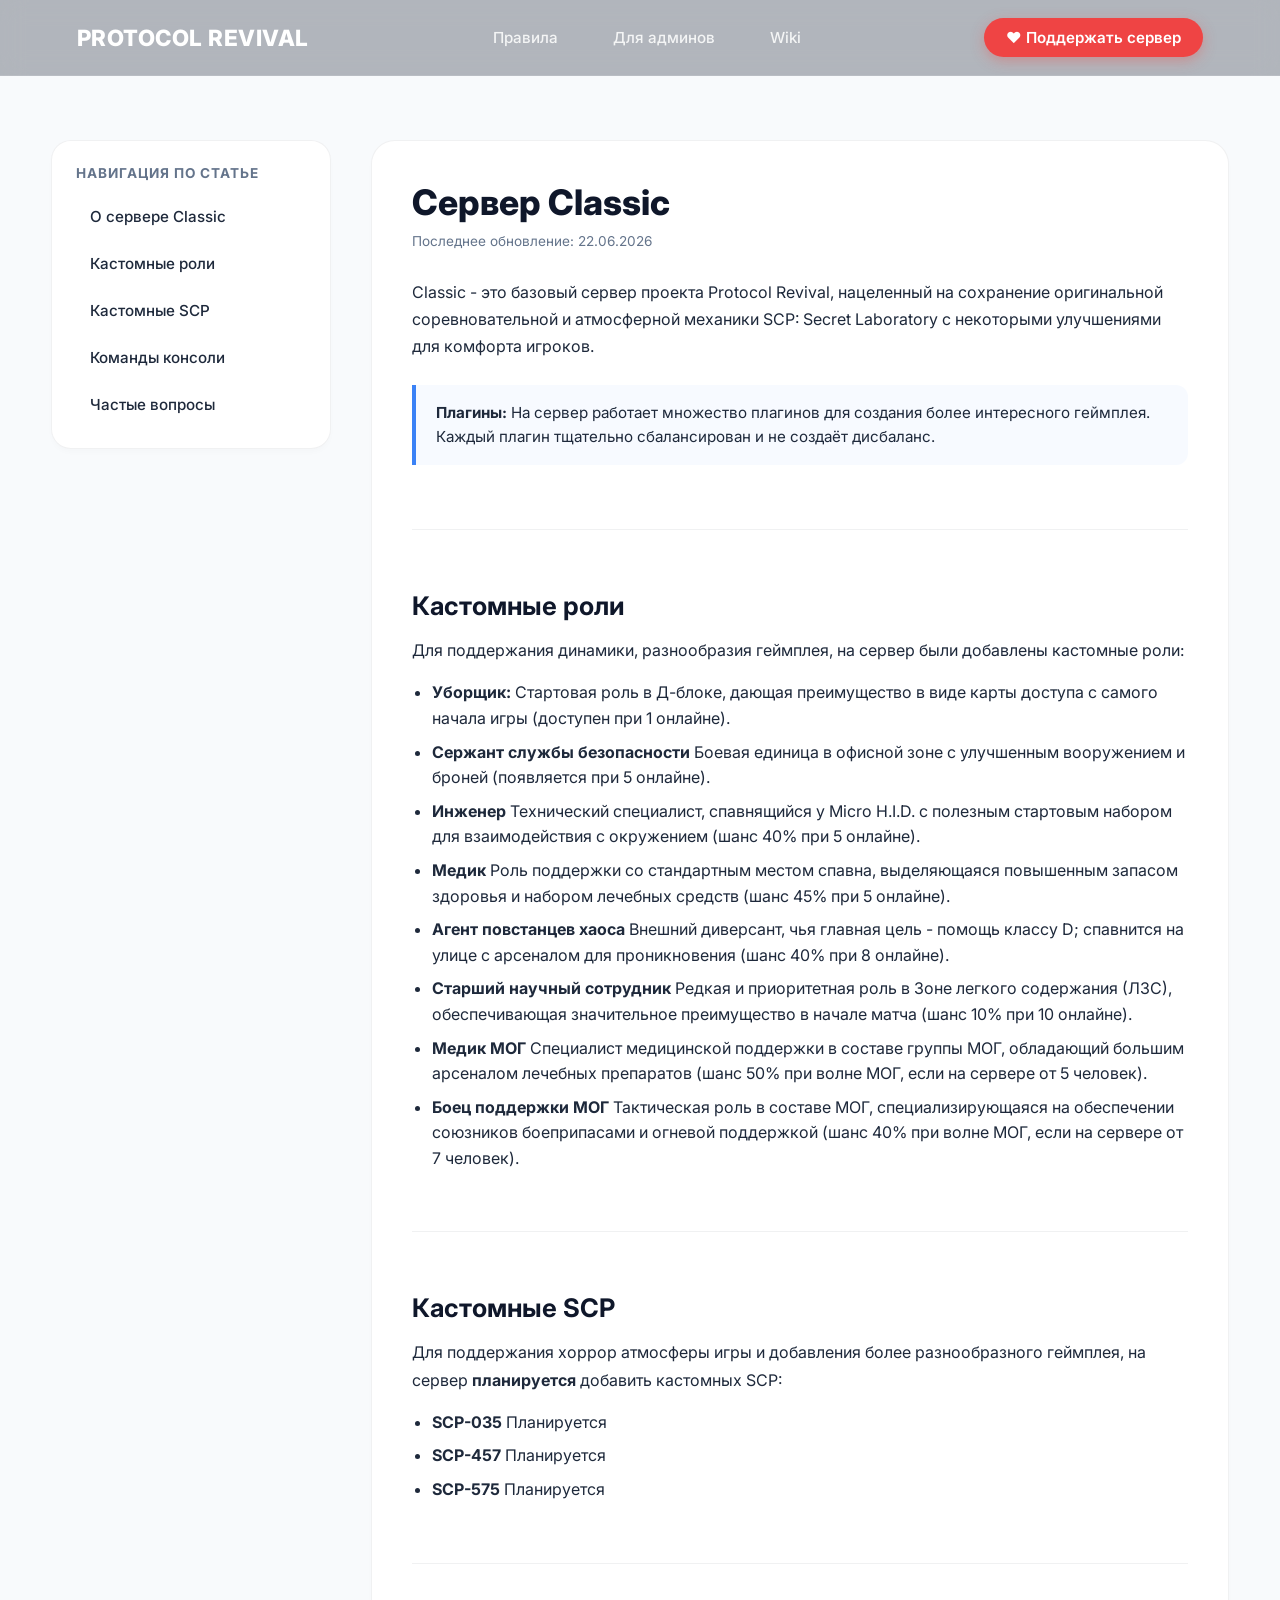
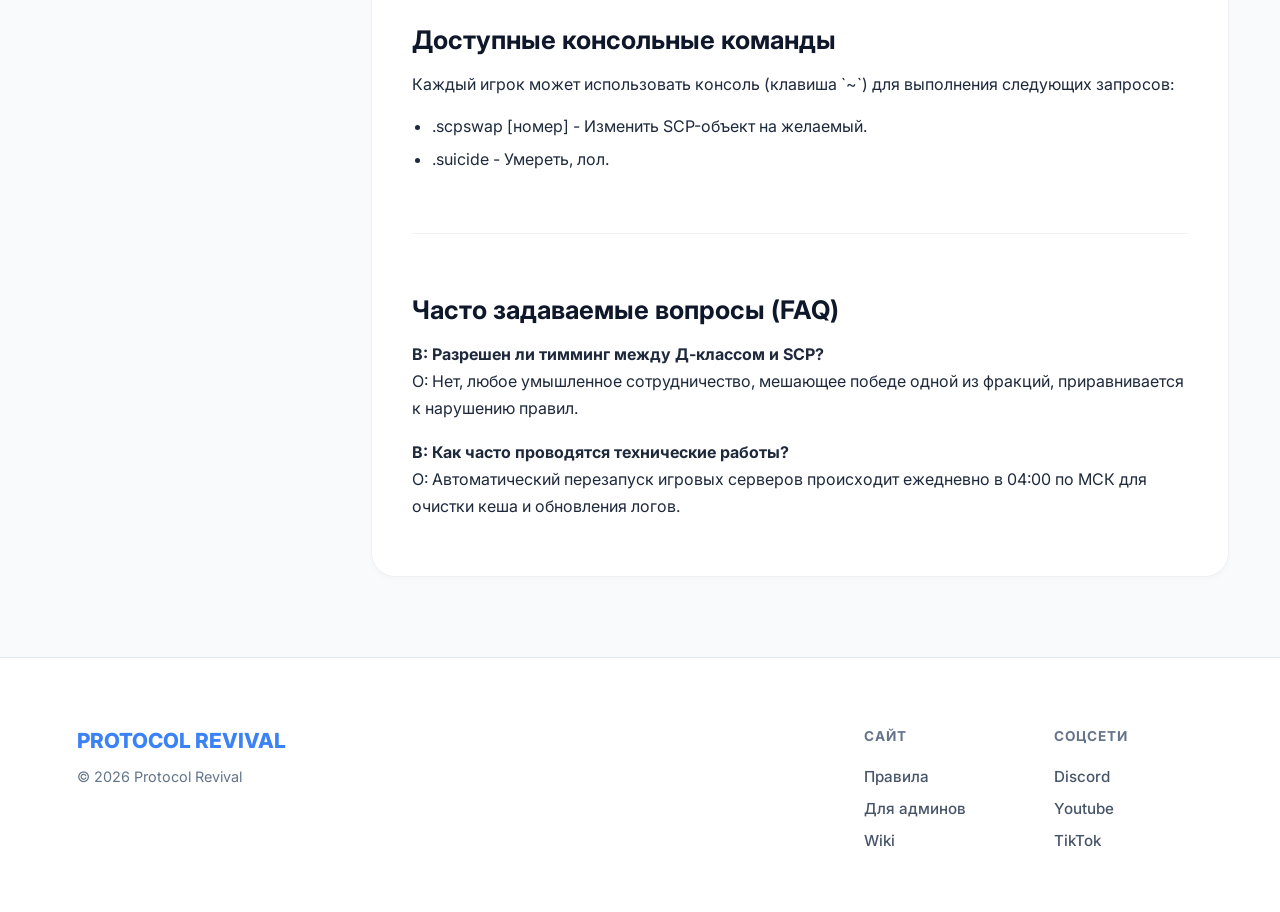
<file: wikis/classic.html>
<!DOCTYPE html>
<html lang="ru">
<head>
    <meta charset="UTF-8">
    <meta name="viewport" content="width=device-width, initial-scale=1.0">
    <title>Документация Classic | Protocol Revival Wiki</title>
    <link href="https://fonts.googleapis.com/css2?family=Inter:wght=400;500;600;700;800&display=swap" rel="stylesheet">
    <link rel="stylesheet" href="../style.css">
    <style>
        /* Плавная прокрутка к якорям */
        html {
            scroll-behavior: smooth;
            scroll-padding-top: 110px; /* Отступ сверху, чтобы шапка не перекрывала заголовки */
        }

        /* Главный контейнер для Вики */
        .wiki-container {
            display: grid;
            grid-template-columns: 280px 1fr;
            gap: 40px;
            max-width: 1300px;
            margin: 0 auto;
            padding: 140px 4% 80px 4%;
        }

        /* ЛЕВАЯ ПАНЕЛЬ НАВИГАЦИИ */
        .wiki-sidebar {
            position: sticky;
            top: 120px; /* Фиксация при скролле */
            height: max-content;
            background: #ffffff;
            border-radius: 20px;
            border: 1px solid rgba(15, 23, 42, 0.06);
            padding: 24px;
            box-shadow: 0 4px 6px -1px rgba(0, 0, 0, 0.02);
        }

        .sidebar-title {
            font-size: 0.85rem;
            text-transform: uppercase;
            letter-spacing: 1px;
            color: var(--text-muted);
            margin-bottom: 16px;
            font-weight: 700;
        }

        .sidebar-menu {
            list-style: none;
            padding: 0;
            margin: 0;
            display: flex;
            flex-direction: column;
            gap: 8px;
        }

        .sidebar-menu a {
            display: block;
            padding: 10px 14px;
            color: var(--text-main);
            text-decoration: none;
            font-size: 0.95rem;
            font-weight: 500;
            border-radius: 10px;
            transition: all 0.2s ease;
        }

        .sidebar-menu a:hover {
            background: rgba(59, 130, 246, 0.05);
            color: var(--accent-blue);
            padding-left: 18px;
        }

        /* Состояние для активного/текущего раздела (можно вешать класс через JS, если захочешь) */
        .sidebar-menu a.active {
            background: rgba(59, 130, 246, 0.1);
            color: var(--accent-blue);
            font-weight: 600;
        }

        /* ПРАВАЯ ЧАСТЬ: КОНТЕНТ */
        .wiki-content {
            background: #ffffff;
            border-radius: 24px;
            border: 1px solid rgba(15, 23, 42, 0.06);
            padding: 40px;
            box-shadow: 0 4px 6px -1px rgba(0, 0, 0, 0.02);
        }

        /* Стилизация разделов статьи */
        .wiki-section {
            margin-bottom: 60px;
            border-bottom: 1px solid rgba(15, 23, 42, 0.06);
            padding-bottom: 40px;
        }

        .wiki-section:last-child {
            margin-bottom: 0;
            border-bottom: none;
            padding-bottom: 0;
        }

        .wiki-section h1 {
            font-size: 2.2rem;
            font-weight: 800;
            color: var(--bg-dark);
            margin-bottom: 10px;
        }

        .wiki-meta {
            font-size: 0.85rem;
            color: var(--text-muted);
            margin-bottom: 30px;
        }

        .wiki-section h2 {
            font-size: 1.6rem;
            font-weight: 700;
            color: var(--bg-dark);
            margin-top: 20px;
            margin-bottom: 16px;
            display: flex;
            align-items: center;
            gap: 10px;
        }

        .wiki-section p {
            font-size: 1rem;
            line-height: 1.7;
            color: var(--text-main);
            margin-bottom: 16px;
        }

        /* Кастомный блок примечания / плашки инфо */
        .wiki-alert {
            background: rgba(59, 130, 246, 0.04);
            border-left: 4px solid var(--accent-blue);
            padding: 16px 20px;
            border-radius: 0 12px 12px 0;
            margin: 24px 0;
            font-size: 0.95rem;
            color: var(--text-main);
            line-height: 1.6;
        }

        /* Стили списков внутри контента */
        .wiki-list {
            margin-left: 20px;
            margin-bottom: 20px;
        }

        .wiki-list li {
            margin-bottom: 8px;
            line-height: 1.6;
            color: var(--text-main);
        }

        /* Адаптивность для мобилок */
        @media (max-width: 992px) {
            .wiki-container {
                grid-template-columns: 1fr; /* Перестраиваем в одну колонку */
                gap: 30px;
                padding-top: 110px;
            }

            .wiki-sidebar {
                position: relative;
                top: 0;
                width: 100%;
                box-sizing: border-box;
            }

            .wiki-content {
                padding: 25px;
            }
        }
    </style>
</head>
<body>

    <!-- НАВИГАЦИЯ (Осталась без изменений) -->
    <nav>
        <a href="../index.html" class="logo">Protocol Revival</a>
        <div class="nav-links">
            <a href="../rules.html">Правила</a>
            <a href="../admin.html">Для админов</a>
            <a href="../wiki.html">Wiki</a>
        </div>
        <a href="../donate.html" class="btn-support">❤ Поддержать сервер</a>
    </nav>

    <!-- ОСНОВНОЙ ДВУХКОЛОНОЧНЫЙ БЛОК ВИКИ -->
    <div class="wiki-container">
        
        <!-- ЛЕВАЯ ПАНЕЛЬ НАВИГАЦИИ -->
        <aside class="wiki-sidebar">
            <div class="sidebar-title">Навигация по статье</div>
            <ul class="sidebar-menu">
                <li><a href="#about-server">О сервере Classic</a></li>
                <li><a href="#roles">Кастомные роли</a></li>
                <li><a href="#SCP">Кастомные SCP</a></li>
                <li><a href="#server-commands">Команды консоли</a></li>
                <li><a href="#faq">Частые вопросы</a></li>
            </ul>
        </aside>

        <!-- ПРАВАЯ ПАНЕЛЬ С КОНТЕНТОМ -->
        <main class="wiki-content">
            
            <!-- Секция 1 -->
            <section id="about-server" class="wiki-section">
                <h1>Сервер Classic</h1>
                <div class="wiki-meta">Последнее обновление: 22.06.2026</div>
                <p>
                    Classic - это базовый сервер проекта Protocol Revival, нацеленный на сохранение оригинальной соревновательной и атмосферной механики SCP: Secret Laboratory с некоторыми улучшениями для комфорта игроков.
                </p>
                <div class="wiki-alert">
                    <strong>Плагины:</strong> На сервер работает множество плагинов для создания более интересного геймплея. Каждый плагин тщательно сбалансирован и не создаёт дисбаланс. 
                </div>
            </section>

            <!-- Секция 2 -->
            <section id="roles" class="wiki-section">
                <h2>Кастомные роли</h2>
                <p>Для поддержания динамики, разнообразия геймплея, на сервер были добавлены кастомные роли:</p>
                <ul class="wiki-list">
                    <li><strong>Уборщик:</strong> Стартовая роль в Д-блоке, дающая преимущество в виде карты доступа с самого начала игры (доступен при 1 онлайне).</li>
                    <li><strong>Сержант службы безопасности</strong> Боевая единица в офисной зоне с улучшенным вооружением и броней (появляется при 5 онлайне).</li>
                    <li><strong>Инженер</strong> Технический специалист, спавнящийся у Micro H.I.D. с полезным стартовым набором для взаимодействия с окружением (шанс 40% при 5 онлайне).</li>
                    <li><strong>Медик</strong> Роль поддержки со стандартным местом спавна, выделяющаяся повышенным запасом здоровья и набором лечебных средств (шанс 45% при 5 онлайне).</li>
                    <li><strong>Агент повстанцев хаоса</strong> Внешний диверсант, чья главная цель - помощь классу D; спавнится на улице с арсеналом для проникновения (шанс 40% при 8 онлайне).</li>
                    <li><strong>Старший научный сотрудник</strong> Редкая и приоритетная роль в Зоне легкого содержания (ЛЗС), обеспечивающая значительное преимущество в начале матча (шанс 10% при 10 онлайне).</li>
                    <li><strong>Медик МОГ</strong> Специалист медицинской поддержки в составе группы МОГ, обладающий большим арсеналом лечебных препаратов (шанс 50% при волне МОГ, если на сервере от 5 человек).</li>
                    <li><strong>Боец поддержки МОГ</strong> Тактическая роль в составе МОГ, специализирующаяся на обеспечении союзников боеприпасами и огневой поддержкой (шанс 40% при волне МОГ, если на сервере от 7 человек).</li>
                </ul>
            </section>

            <!-- Секция 3 -->
            <section id="SCP" class="wiki-section">
                <h2>Кастомные SCP</h2>
                <p>Для поддержания хоррор атмосферы игры и добавления более разнообразного геймплея, на сервер <strong>планируется</strong> добавить кастомных SCP:</p>
                <ul class="wiki-list">
                    <li><strong>SCP-035</strong> Планируется</li>
                    <li><strong>SCP-457</strong> Планируется</li>
                    <li><strong>SCP-575</strong> Планируется</li>
                </ul>
            </section>

            <!-- Секция 4 -->
            <section id="server-commands" class="wiki-section">
                <h2>Доступные консольные команды</h2>
                <p>Каждый игрок может использовать консоль (клавиша `~`) для выполнения следующих запросов:</p>
                <ul class="wiki-list">
                    <li><code>.scpswap [номер]</code> - Изменить SCP-объект на желаемый.</li>
                    <li><code>.suicide</code> - Умереть, лол.</li>
                </ul>
            </section>

            <!-- Секция 5 -->
            <section id="faq" class="wiki-section">
                <h2>Часто задаваемые вопросы (FAQ)</h2>
                <p><strong>В: Разрешен ли тимминг между Д-классом и SCP?</strong><br>
                О: Нет, любое умышленное сотрудничество, мешающее победе одной из фракций, приравнивается к нарушению правил.</p>
                <p><strong>В: Как часто проводятся технические работы?</strong><br>
                О: Автоматический перезапуск игровых серверов происходит ежедневно в 04:00 по МСК для очистки кеша и обновления логов.</p>
            </section>

        </main>
    </div>

    <!-- ПОДВАЛ (Остался без изменений) -->
        <footer>
        <div class="footer-container">
            <div class="footer-info">
                <a href="../index.html" class="footer-logo">Protocol Revival</a>
                <p class="copyright">© 2026 Protocol Revival</p>
            </div>
            <div class="footer-links-grid">
                <div class="footer-col">
                    <h4></h4>
                    <ul>
                        <li><a href="#"></a></li>
                    </ul>
                </div>
                <div class="footer-col">
                    <h4></h4>
                    <ul>
                        <li><a href="#"></a></li>
                    </ul>
                </div>
                <div class="footer-col">
                    <h4>Сайт</h4>
                    <ul>
                        <li><a href="../rules.html">Правила</a></li>
                        <li><a href="../admin.html">Для админов</a></li>
                        <li><a href="../wiki.html">Wiki</a></li>
                    </ul>
                </div>
                <div class="footer-col">
                    <h4>Соцсети</h4>
                    <ul>
                        <li><a href="https://discord.com/invite/2nnCaWf9GY">Discord</a></li>
                        <li><a href="https://www.youtube.com/@DesolationSCP">Youtube</a></li>
                        <li><a href="https://www.tiktok.com/@desolationproject">TikTok</a></li>
                    </ul>
                </div>
            </div>
        </div>
    </footer> 


</body>
</html>
</file>
<file: style.css>
:root {
    --bg-main: #f8fafc;
    --bg-dark: #0f172a;
    --text-main: #1e293b;
    --text-muted: #64748b;
    --accent-blue: #3b82f6;
    --accent-pink: #ffc0cb;
    --accent-blue-hover: #2563eb;
    --accent-red: #ef4444;
    --card-bg: #ffffff;
    --nav-bg: rgba(15, 23, 42, 0.3);
    --border-color: rgba(255, 255, 255, 0.1);
    --protocol: #6d9eeb;
    --revival: #0b5394;
    --green:  #93c47d; /*PDRS*/
}

* {
    margin: 0;
    padding: 0;
    box-sizing: border-box;
    font-family: 'Inter', sans-serif;
}

body {
    background-color: var(--bg-main);
    color: var(--text-main);
    overflow-x: hidden;
}

/* --- НАВИГАЦИЯ --- */
nav {
    position: fixed;
    top: 0;
    left: 0;
    width: 100%;
    display: flex;
    justify-content: space-between;
    align-items: center;
    padding: 18px 6%;
    background: var(--nav-bg);
    backdrop-filter: blur(12px);
    -webkit-backdrop-filter: blur(12px);
    z-index: 1000;
    border-bottom: 1px solid var(--border-color);
}

.logo {
    font-weight: 800;
    font-size: 1.4rem;
    color: #ffffff;
    text-decoration: none;
    text-transform: uppercase;
    letter-spacing: 0.5px;
    transition: transform 0.2s ease;
}

.logo:hover {
    transform: scale(1.02);
}

.nav-links {
    display: flex;
    gap: 15px;
    align-items: center;
}

.nav-links a {
    text-decoration: none;
    color: rgba(255, 255, 255, 0.85);
    font-weight: 500;
    font-size: 0.95rem;
    padding: 10px 20px;
    border-radius: 30px;
    transition: all 0.25s ease;
}

.nav-links a:hover {
    background-color: rgba(255, 255, 255, 0.12);
    color: #ffffff;
}

.btn-support {
    background-color: var(--accent-red);
    color: #ffffff;
    padding: 10px 22px;
    border-radius: 30px;
    text-decoration: none;
    font-weight: 600;
    font-size: 0.95rem;
    box-shadow: 0 4px 14px rgba(239, 68, 68, 0.35);
    transition: all 0.3s ease;
}

.btn-support:hover {
    transform: translateY(-2px);
    box-shadow: 0 6px 20px rgba(239, 68, 68, 0.5);
    background-color: #dc2626;
}

/* --- HERO --- */
.hero {
    height: 85vh;
    min-height: 600px;
    display: flex;
    justify-content: center;
    align-items: center;
    text-align: center;
    background: linear-gradient(rgba(15, 23, 42, 0.72), rgba(15, 23, 42, 0.82)),
                url('hero.png') center/cover no-repeat;
    color: #ffffff;
    padding: 0 20px;
}

.hero-content {
    max-width: 800px;
}

.hero h1 {
    font-size: 4.5rem;
    font-weight: 800;
    margin-bottom: 20px;
    letter-spacing: -1px;
    text-shadow: 0 4px 20px rgba(0, 0, 0, 0.6);
}

.hero h1 span {
    background: linear-gradient(90deg, #3b82f6, #60a5fa);
    -webkit-background-clip: text;
    -webkit-text-fill-color: transparent;
}

.hero-subtitle {
    font-size: 1.15rem;
    color: rgba(255, 255, 255, 0.75);
    line-height: 1.6;
    margin-bottom: 12px;
    text-shadow: 0 2px 10px rgba(0, 0, 0, 0.4);
}

.hero-subtitle:last-of-type {
    margin-bottom: 40px;
}

/* Кнопка IP */
.btn-ip {
    background: rgba(255, 255, 255, 0.08);
    border: 1px solid rgba(255, 255, 255, 0.15);
    color: #ffffff;
    padding: 16px 36px;
    font-size: 1.1rem;
    font-weight: 600;
    border-radius: 50px;
    cursor: pointer;
    backdrop-filter: blur(8px);
    -webkit-backdrop-filter: blur(8px);
    transition: all 0.3s cubic-bezier(0.4, 0, 0.2, 1);
    display: inline-flex;
    align-items: center;
    gap: 12px;
    position: relative;
    overflow: hidden;
    box-shadow: 0 4px 15px rgba(0, 0, 0, 0.2);
}

.btn-ip::before {
    content: '';
    position: absolute;
    top: 0; left: -100%;
    width: 50%; height: 100%;
    background: linear-gradient(90deg, transparent, rgba(255, 255, 255, 0.25), transparent);
    transform: skewX(-25deg);
    transition: all 0.6s ease;
}

.btn-ip:hover::before {
    left: 150%;
}

.btn-ip:hover {
    transform: translateY(-4px) scale(1.02);
    background: rgba(255, 255, 255, 0.15);
    border-color: rgba(255, 255, 255, 0.4);
    box-shadow: 0 12px 24px rgba(0, 0, 0, 0.35);
}

.btn-ip.copied {
    background: rgba(16, 185, 129, 0.2) !important;
    border-color: #10b981 !important;
    box-shadow: 0 0 15px rgba(16, 185, 129, 0.4);
}

.copy-icon {
    font-size: 1rem;
    opacity: 0.8;
}

/* --- КАРТОЧКИ --- */
.features {
    padding: 90px 6%;
    max-width: 1300px;
    margin: 0 auto;
}

.features-title {
    text-align: center;
    font-size: 2.4rem;
    font-weight: 800;
    margin-bottom: 55px;
    color: var(--text-main);
    letter-spacing: -0.5px;
}

.features-title span {
    color: var(--accent-blue);
}

.cards-grid {
    display: grid;
    grid-template-columns: repeat(auto-fit, minmax(220px, 1fr));
    gap: 24px;
}

.card {
    background: var(--card-bg);
    padding: 40px 28px 36px;
    border-radius: 24px;
    box-shadow: 0 10px 30px rgba(15, 23, 42, 0.04);
    transition: all 0.35s cubic-bezier(0.16, 1, 0.3, 1);
    border: 1px solid rgba(15, 23, 42, 0.05);
    position: relative;
}

/* Номер карточки — новая деталь */
.card-num {
    font-size: 0.72rem;
    font-weight: 700;
    letter-spacing: 2px;
    color: rgba(59, 130, 246, 0.35);
    text-transform: uppercase;
    margin-bottom: 18px;
}

/* Старый hover: подъём + синяя тень */
.card:hover {
    transform: translateY(-8px);
    box-shadow: 0 22px 45px rgba(59, 130, 246, 0.12);
    border-color: rgba(59, 130, 246, 0.25);
}

.card-icon {
    width: 56px;
    height: 56px;
    background: #f0f7ff;
    color: var(--accent-blue);
    border-radius: 16px;
    display: flex;
    justify-content: center;
    align-items: center;
    font-size: 1.6rem;
    margin-bottom: 24px;
    transition: all 0.3s ease;
}

/* Старый hover на иконке: синий фон + ротация */
.card:hover .card-icon {
    background: var(--accent-blue);
    color: #ffffff;
    transform: scale(1.05) rotate(5deg);
}

.card h3 {
    font-size: 1.15rem;
    font-weight: 700;
    margin-bottom: 12px;
    color: var(--text-main);
}

.card p {
    color: var(--text-muted);
    line-height: 1.65;
    font-size: 0.93rem;
}

/* --- ФУТЕР --- */
footer {
    background-color: #ffffff;
    padding: 70px 6% 50px 6%;
    border-top: 1px solid #e2e8f0;
}

.footer-container {
    max-width: 1300px;
    margin: 0 auto;
    display: flex;
    flex-wrap: wrap;
    justify-content: space-between;
    gap: 50px;
}

.footer-info {
    flex: 1;
    min-width: 240px;
}

.footer-logo {
    font-weight: 800;
    font-size: 1.3rem;
    color: var(--accent-blue);
    text-decoration: none;
    text-transform: uppercase;
    display: inline-block;
    margin-bottom: 15px;
}

.copyright {
    font-size: 0.9rem;
    color: var(--text-muted);
}

.footer-links-grid {
    flex: 2;
    display: grid;
    grid-template-columns: repeat(auto-fit, minmax(140px, 1fr));
    gap: 40px;
    min-width: 320px;
}

.footer-col h4 {
    font-size: 0.85rem;
    text-transform: uppercase;
    letter-spacing: 1px;
    color: var(--text-muted);
    margin-bottom: 22px;
    font-weight: 700;
}

.footer-col ul {
    list-style: none;
}

.footer-col ul li {
    margin-bottom: 12px;
}

.footer-col ul li a {
    text-decoration: none;
    color: #475569;
    font-size: 0.95rem;
    font-weight: 500;
    transition: color 0.2s ease, padding-left 0.2s ease;
}

.footer-col ul li a:hover {
    color: var(--accent-blue);
    padding-left: 4px;
}

/* --- АДАПТИВ --- */
@media (max-width: 768px) {
    nav { padding: 15px 4%; }
    .nav-links { display: none; }
    .hero h1 { font-size: 3rem; }
    .footer-container { flex-direction: column; gap: 40px; }
}
/* --- ОБНОВЛЕНИЯ ДЛЯ ГЛАВНОГО ЭКРАНА --- */
.hero {
    position: relative; /* Важно для позиционирования стрелочки вниз */
}

/* Плашка онлайна сверху */
.online-badge {
    display: inline-flex;
    align-items: center;
    gap: 8px;
    background: rgba(15, 23, 42, 0.6);
    border: 1px solid rgba(255, 255, 255, 0.08);
    padding: 6px 16px;
    border-radius: 50px;
    font-size: 0.75rem;
    font-weight: 600;
    letter-spacing: 1px;
    color: rgba(255, 255, 255, 0.8);
    margin-bottom: 25px;
    backdrop-filter: blur(10px);
}

.online-badge .dot {
    width: 8px;
    height: 8px;
    background-color: #10b981;
    border-radius: 50%;
    box-shadow: 0 0 8px rgba(16, 185, 129, 0.8);
}

.servers-label {
    font-size: 0.75rem;
    letter-spacing: 1.5px;
    text-transform: uppercase;
    color: rgba(255, 255, 255, 0.4);
    margin-bottom: 15px;
    margin-top: 10px;
    font-weight: 600;
}

/* Новая сложная кнопка IP */
.btn-ip-new {
    display: inline-flex;
    align-items: center;
    gap: 12px;
    background: rgba(15, 23, 42, 0.7);
    border: 1px solid rgba(255, 255, 255, 0.15);
    padding: 6px 16px 6px 6px;
    border-radius: 50px;
    color: #ffffff;
    cursor: pointer;
    backdrop-filter: blur(10px);
    transition: all 0.3s ease;
}

.btn-ip-new:hover {
    background: rgba(15, 23, 42, 0.9);
    border-color: rgba(59, 130, 246, 0.5);
    transform: translateY(-2px);
    box-shadow: 0 8px 20px rgba(0, 0, 0, 0.3);
}

.server-type {
    background: rgba(59, 130, 246, 0.2);
    color: #60a5fa;
    font-size: 0.75rem;
    font-weight: 700;
    padding: 6px 12px;
    border-radius: 30px;
    letter-spacing: 0.5px;
    transition: all 0.3s ease;
}

.server-ip {
    font-size: 0.95rem;
    font-weight: 600;
    font-family: 'Inter', monospace;
    letter-spacing: 0.5px;
}

.copy-icon-svg {
    color: rgba(255, 255, 255, 0.5);
    transition: color 0.3s ease;
}

.btn-ip-new:hover .copy-icon-svg {
    color: #ffffff;
}

/* Эффект успешного копирования */
.btn-ip-new.copied {
    border-color: #10b981;
    background: rgba(16, 185, 129, 0.15);
}

.btn-ip-new.copied .server-type {
    background: #10b981;
    color: #ffffff;
}

/* Стрелочка вниз */
.scroll-down {
    position: absolute;
    bottom: 40px;
    left: 50%;
    transform: translateX(-50%);
    width: 44px;
    height: 44px;
    border: 1px solid rgba(255, 255, 255, 0.15);
    border-radius: 50%;
    display: flex;
    justify-content: center;
    align-items: center;
    color: rgba(255, 255, 255, 0.5);
    text-decoration: none;
    transition: all 0.3s ease;
    background: rgba(15, 23, 42, 0.4);
    backdrop-filter: blur(5px);
}

.scroll-down:hover {
    color: #ffffff;
    border-color: rgba(255, 255, 255, 0.5);
    background: rgba(255, 255, 255, 0.1);
    transform: translateX(-50%) translateY(-4px);
}
</file>
